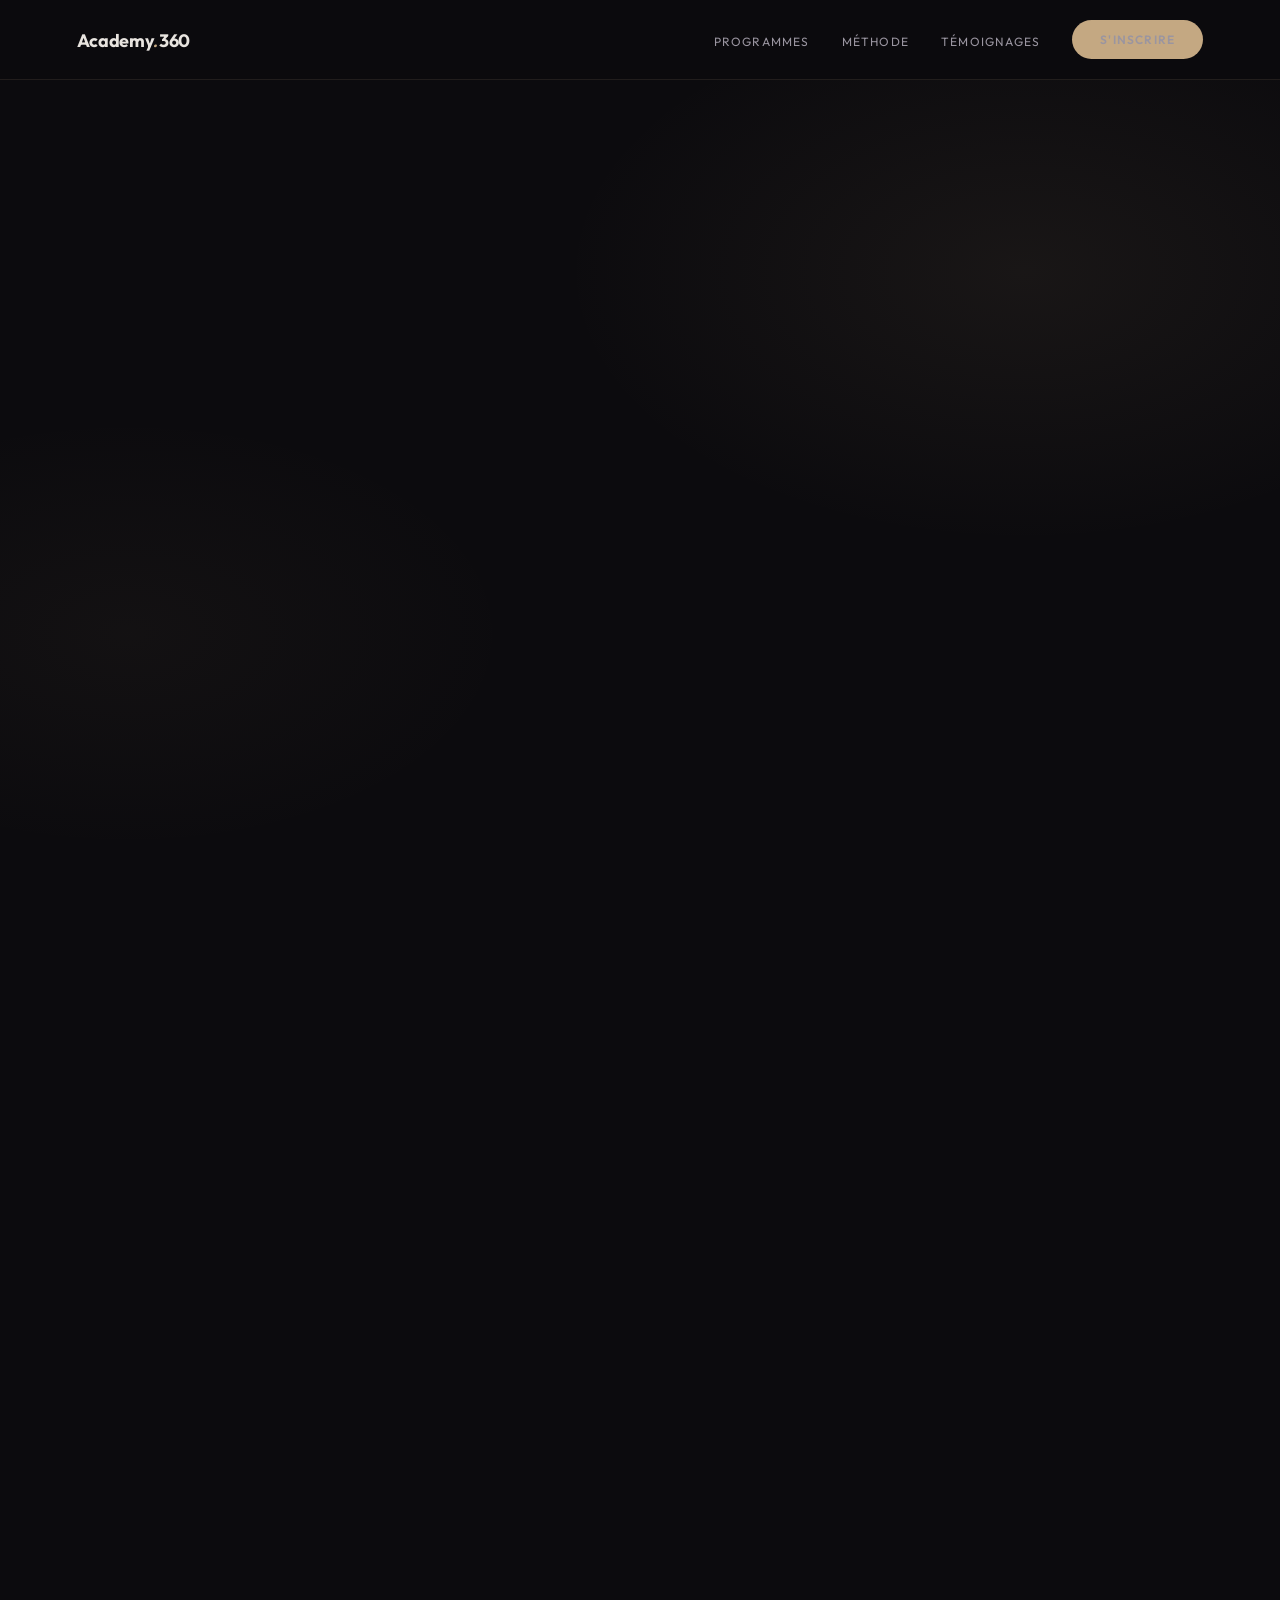
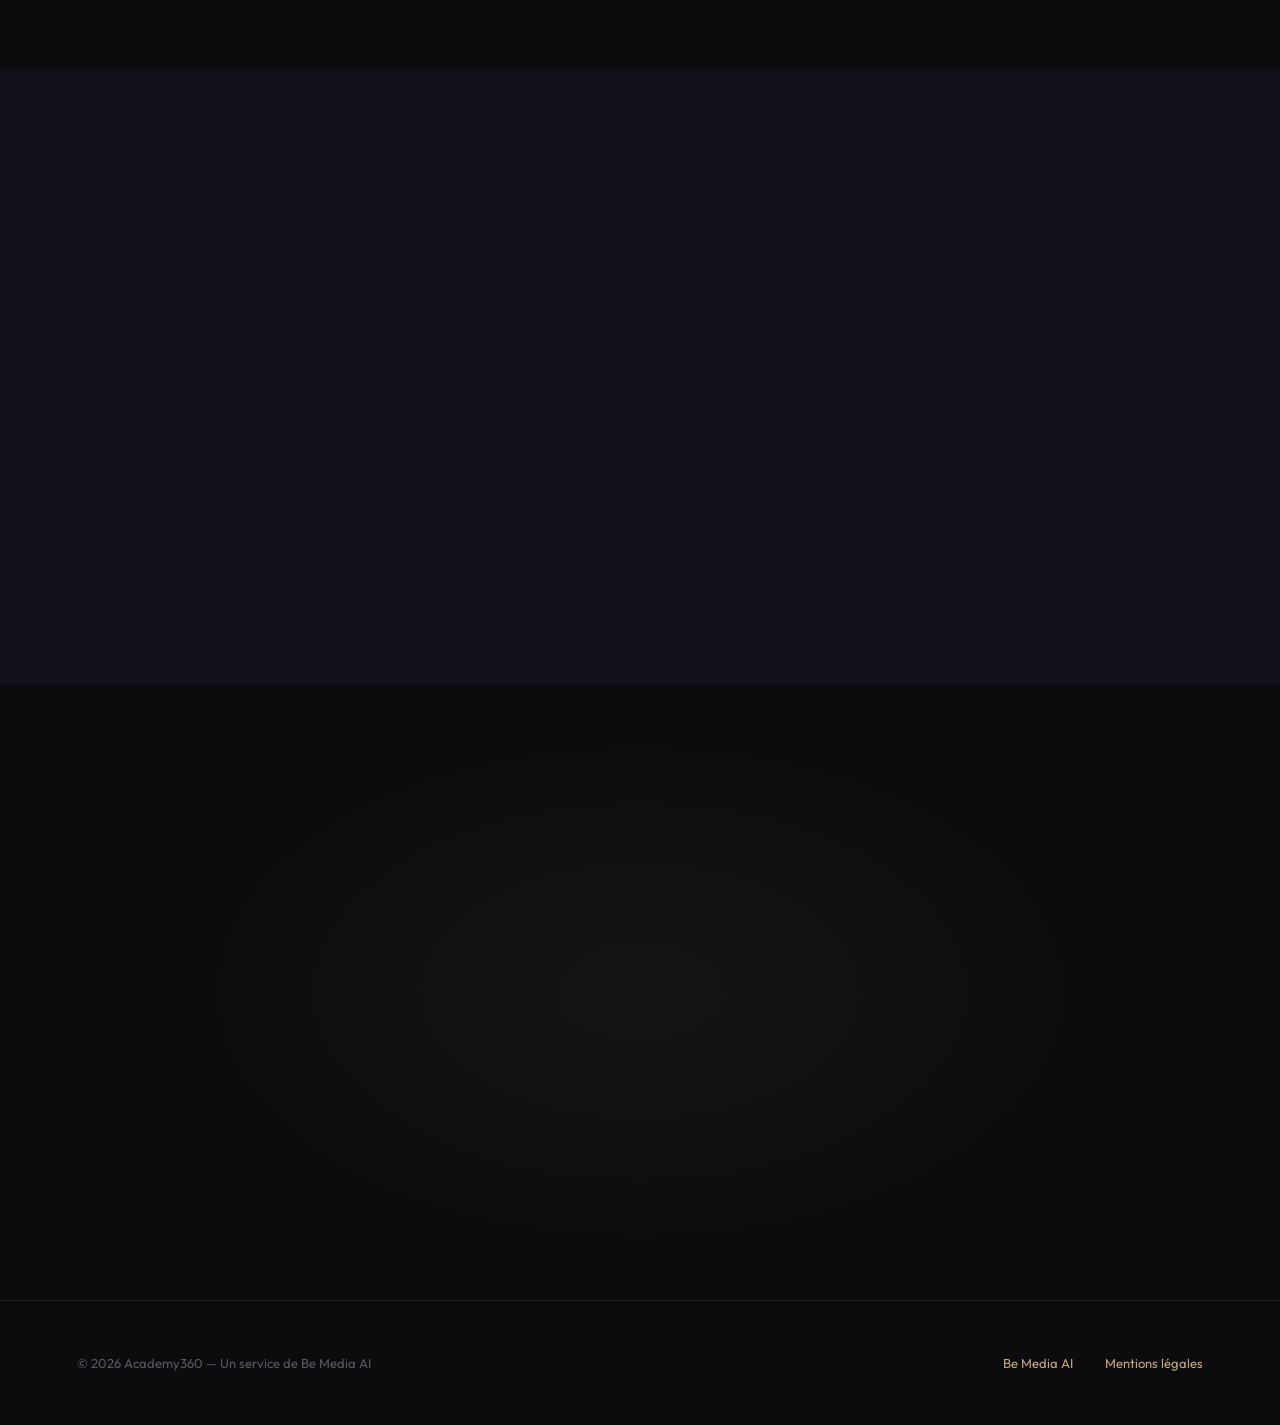
<file: academy360/index.html>
<!DOCTYPE html>
<html lang="fr">
<head>
    <meta charset="UTF-8">
    <meta name="viewport" content="width=device-width, initial-scale=1.0">
    <title>Academy360 — Formations marketing digital & IA</title>
    <meta name="description" content="Academy360 forme les jeunes en reconversion professionnelle au marketing digital et à l'intelligence artificielle.">
    <link rel="preconnect" href="https://fonts.googleapis.com">
    <link rel="preconnect" href="https://fonts.gstatic.com" crossorigin>
    <link href="https://fonts.googleapis.com/css2?family=Outfit:wght@300;400;500;600;700;800&family=Playfair+Display:ital,wght@0,400;0,700;1,400&display=swap" rel="stylesheet">
    <style>
        :root {
            --bg: #0c0b0e;
            --bg2: #13111a;
            --bg3: #1a1725;
            --accent: #c4a882;
            --accent2: #d4b896;
            --text: #e8e4df;
            --muted: #9a95a0;
            --dim: #5c5764;
            --border: rgba(196,168,130,0.12);
        }
        * { margin: 0; padding: 0; box-sizing: border-box; }
        html { scroll-behavior: smooth; }
        body { font-family: 'Outfit', sans-serif; background: var(--bg); color: var(--text); overflow-x: hidden; }
        a { text-decoration: none; color: inherit; }
        .container { max-width: 1100px; margin: 0 auto; padding: 0 6vw; }

        /* ── Nav ── */
        .nav {
            position: fixed; top: 0; width: 100%; z-index: 100;
            padding: 20px 6vw;
            display: flex; justify-content: space-between; align-items: center;
            background: rgba(12,11,14,0.9);
            backdrop-filter: blur(20px);
            border-bottom: 1px solid var(--border);
        }
        .logo {
            font-size: 18px; font-weight: 700; letter-spacing: -0.02em;
        }
        .logo em { font-style: italic; color: var(--accent); font-family: 'Playfair Display', serif; }
        .nav-links { display: flex; gap: 2rem; list-style: none; align-items: center; }
        .nav-links a { font-size: 12px; letter-spacing: 0.1em; text-transform: uppercase; color: var(--muted); transition: color 0.3s; }
        .nav-links a:hover { color: var(--accent); }
        .btn {
            display: inline-flex; align-items: center; gap: 8px;
            background: var(--accent); color: var(--bg);
            padding: 12px 28px; border-radius: 100px;
            font-size: 12px; font-weight: 600; letter-spacing: 0.08em; text-transform: uppercase;
            transition: all 0.3s;
        }
        .btn:hover { transform: translateY(-2px); box-shadow: 0 12px 30px rgba(196,168,130,0.25); }
        .btn-outline {
            background: transparent; border: 1px solid var(--accent); color: var(--accent);
        }
        .btn-outline:hover { background: var(--accent); color: var(--bg); }

        /* ── Hero ── */
        .hero {
            min-height: 100vh; display: flex; align-items: center;
            padding: 140px 6vw 80px;
            position: relative; overflow: hidden;
        }
        .hero::before {
            content: '';
            position: absolute; inset: 0;
            background:
                radial-gradient(ellipse 60% 50% at 80% 30%, rgba(196,168,130,0.07) 0%, transparent 60%),
                radial-gradient(ellipse 50% 40% at 10% 70%, rgba(196,168,130,0.04) 0%, transparent 60%);
        }
        .hero-content { position: relative; z-index: 2; max-width: 620px; }
        .hero-badge {
            display: inline-flex; align-items: center; gap: 8px;
            border: 1px solid var(--border); border-radius: 100px;
            padding: 8px 16px; font-size: 11px; letter-spacing: 0.18em;
            text-transform: uppercase; color: var(--accent); margin-bottom: 3vh;
            background: rgba(196,168,130,0.04);
        }
        .hero h1 {
            font-family: 'Playfair Display', serif;
            font-size: clamp(2.8rem, 5vw, 5rem);
            font-weight: 400; line-height: 1.05; letter-spacing: -0.02em;
            margin-bottom: 3vh;
        }
        .hero h1 .italic { font-style: italic; color: var(--accent); }
        .hero h1 .dim { font-weight: 300; color: var(--muted); }
        .hero p {
            font-size: 1.05rem; color: var(--muted); line-height: 1.7;
            max-width: 480px; margin-bottom: 4vh; font-weight: 300;
        }
        .hero-stats {
            display: flex; gap: 3rem; margin-top: 5vh;
            padding-top: 3vh; border-top: 1px solid var(--border);
        }
        .hero-stat .num {
            font-family: 'Playfair Display', serif;
            font-size: 2.2rem; font-weight: 700; color: var(--accent);
        }
        .hero-stat .label { font-size: 12px; color: var(--dim); text-transform: uppercase; letter-spacing: 0.1em; margin-top: 4px; }

        /* ── Programs ── */
        .programs { padding: 12vh 6vw; }
        .section-label {
            font-size: 10px; letter-spacing: 0.3em; text-transform: uppercase;
            color: var(--accent); margin-bottom: 1.5rem;
            display: flex; align-items: center; gap: 12px;
        }
        .section-label::before { content: ''; width: 30px; height: 1px; background: var(--accent); }
        .section-title {
            font-family: 'Playfair Display', serif;
            font-size: clamp(2rem, 4vw, 3.5rem);
            font-weight: 400; line-height: 1.1; letter-spacing: -0.02em;
            margin-bottom: 1rem;
        }
        .section-sub { color: var(--muted); font-size: 15px; line-height: 1.7; max-width: 500px; margin-bottom: 5vh; }
        .programs-grid {
            display: grid; grid-template-columns: repeat(auto-fit, minmax(300px, 1fr)); gap: 1.5rem;
        }
        .program-card {
            background: var(--bg2); border: 1px solid var(--border);
            border-radius: 20px; padding: 2.5rem 2rem;
            transition: all 0.4s; position: relative; overflow: hidden;
        }
        .program-card::before {
            content: '';
            position: absolute; top: 0; left: 0; right: 0; height: 2px;
            background: linear-gradient(90deg, transparent, var(--accent), transparent);
            opacity: 0; transition: opacity 0.4s;
        }
        .program-card:hover::before { opacity: 1; }
        .program-card:hover {
            border-color: rgba(196,168,130,0.25);
            transform: translateY(-6px);
            box-shadow: 0 20px 50px rgba(0,0,0,0.3);
        }
        .program-icon {
            width: 52px; height: 52px; border-radius: 14px;
            background: linear-gradient(135deg, rgba(196,168,130,0.15), rgba(196,168,130,0.05));
            display: flex; align-items: center; justify-content: center;
            font-size: 1.4rem; margin-bottom: 1.5rem;
        }
        .program-card h3 { font-size: 1.2rem; font-weight: 600; margin-bottom: 0.75rem; }
        .program-card p { font-size: 14px; color: var(--muted); line-height: 1.7; margin-bottom: 1.5rem; }
        .program-meta { display: flex; gap: 1.5rem; font-size: 12px; color: var(--dim); }
        .program-meta span { display: flex; align-items: center; gap: 4px; }

        /* ── Who for ── */
        .who { padding: 12vh 6vw; background: var(--bg2); }
        .who-grid {
            display: grid; grid-template-columns: repeat(auto-fit, minmax(220px, 1fr)); gap: 1.5rem;
            margin-top: 5vh;
        }
        .who-card {
            border: 1px solid var(--border); border-radius: 16px;
            padding: 2rem 1.5rem; text-align: center; transition: all 0.4s;
        }
        .who-card:hover { border-color: rgba(196,168,130,0.25); transform: translateY(-4px); }
        .who-card .icon { font-size: 2rem; margin-bottom: 1rem; }
        .who-card h4 { font-size: 1rem; margin-bottom: 0.5rem; }
        .who-card p { font-size: 13px; color: var(--muted); line-height: 1.6; }

        /* ── Method ── */
        .method { padding: 12vh 6vw; }
        .method-steps {
            display: flex; gap: 0; margin-top: 5vh;
        }
        .method-step {
            flex: 1; padding: 2.5rem 2rem; text-align: center;
            border-right: 1px solid var(--border); position: relative;
        }
        .method-step:last-child { border-right: none; }
        .method-step .num {
            font-family: 'Playfair Display', serif;
            font-size: 2.5rem; font-weight: 700; color: var(--accent); opacity: 0.2; margin-bottom: 1rem;
        }
        .method-step h3 { font-size: 1.05rem; margin-bottom: 0.5rem; }
        .method-step p { font-size: 13px; color: var(--muted); line-height: 1.6; }

        /* ── Testimonials ── */
        .testimonials { padding: 12vh 6vw; background: var(--bg2); }
        .testimonials-grid {
            display: grid; grid-template-columns: repeat(auto-fit, minmax(300px, 1fr)); gap: 1.5rem;
            margin-top: 5vh;
        }
        .testimonial-card {
            border: 1px solid var(--border); border-radius: 16px;
            padding: 2rem; background: var(--bg);
        }
        .testimonial-card .stars { color: var(--accent); font-size: 14px; margin-bottom: 1rem; letter-spacing: 2px; }
        .testimonial-card .quote { font-size: 14px; color: var(--muted); line-height: 1.7; font-style: italic; margin-bottom: 1.5rem; }
        .testimonial-card .author { display: flex; align-items: center; gap: 12px; }
        .testimonial-card .avatar {
            width: 40px; height: 40px; border-radius: 50%;
            background: linear-gradient(135deg, rgba(196,168,130,0.3), rgba(196,168,130,0.1));
            display: flex; align-items: center; justify-content: center;
            font-weight: 700; font-size: 13px; color: var(--accent);
        }
        .testimonial-card .name { font-size: 14px; font-weight: 600; }
        .testimonial-card .role { font-size: 12px; color: var(--dim); }

        /* ── CTA ── */
        .cta {
            padding: 16vh 6vw; text-align: center; position: relative; overflow: hidden;
        }
        .cta::before {
            content: '';
            position: absolute; inset: 0;
            background: radial-gradient(ellipse 50% 60% at 50% 50%, rgba(196,168,130,0.06) 0%, transparent 70%);
        }
        .cta h2 {
            font-family: 'Playfair Display', serif;
            font-size: clamp(2rem, 5vw, 4rem);
            font-weight: 400; line-height: 1.1; margin-bottom: 2vh;
            position: relative;
        }
        .cta h2 .italic { font-style: italic; color: var(--accent); }
        .cta p { color: var(--muted); font-size: 16px; margin-bottom: 4vh; position: relative; max-width: 480px; margin-left: auto; margin-right: auto; line-height: 1.7; }

        /* ── Footer ── */
        .footer {
            padding: 6vh 6vw; border-top: 1px solid var(--border);
            display: flex; justify-content: space-between; align-items: center;
            font-size: 13px; color: var(--dim);
        }
        .footer a { color: var(--accent); transition: opacity 0.3s; }
        .footer a:hover { opacity: 0.7; }
        .footer-links { display: flex; gap: 2rem; }

        /* ── Reveal ── */
        .reveal { opacity: 0; transform: translateY(40px); transition: all 0.8s cubic-bezier(0.16,1,0.3,1); }
        .reveal.active { opacity: 1; transform: translateY(0); }
        .delay-1 { transition-delay: 0.1s; }
        .delay-2 { transition-delay: 0.2s; }
        .delay-3 { transition-delay: 0.3s; }

        @media(max-width:768px) {
            .nav-links { display: none; }
            .method-steps { flex-direction: column; }
            .method-step { border-right: none; border-bottom: 1px solid var(--border); }
            .method-step:last-child { border-bottom: none; }
            .hero-stats { gap: 1.5rem; flex-wrap: wrap; }
            .footer { flex-direction: column; gap: 1.5rem; text-align: center; }
        }
    </style>
</head>
<body>
    <nav class="nav">
        <a href="../index.html" class="logo">Academy<em>.</em>360</a>
        <ul class="nav-links">
            <li><a href="#programmes">Programmes</a></li>
            <li><a href="#methode">Méthode</a></li>
            <li><a href="#temoignages">Témoignages</a></li>
            <li>        <a href="https://calendly.com/benilabservices/45min" target="_blank" class="btn">S'inscrire</a></li>
        </ul>
    </nav>

    <section class="hero">
        <div class="hero-content">
            <div class="hero-badge reveal"><span class="dot" style="width:6px;height:6px;background:var(--accent);border-radius:50%;animation:pulse 2s ease-in-out infinite;display:inline-block;"></span> Academy360 — Be Media AI</div>
            <h1 class="reveal delay-1">
                Reconvertissez-vous<br>
                <span class="italic">vers le digital</span><br>
                <span class="dim">& l'intelligence artificielle</span>
            </h1>
            <p class="reveal delay-2">
                Academy360 forme les jeunes en situation de reconversion professionnelle
                aux métiers porteurs du marketing digital et de l'IA. Des compétences réelles,
                un accompagnement sur mesure, des débouchés concrets.
            </p>
            <div class="hero-actions reveal delay-3" style="display:flex;gap:1.5rem;flex-wrap:wrap;">
                <a href="#programmes" class="btn">Découvrir les formations</a>
                <a href="#contact" class="btn btn-outline">Demander des infos →</a>
            </div>
            <div class="hero-stats reveal delay-3">
                <div class="hero-stat">
                    <div class="num">92%</div>
                    <div class="label">Taux d'insertion</div>
                </div>
                <div class="hero-stat">
                    <div class="num">6 mois</div>
                    <div class="label">Durée moyenne</div>
                </div>
                <div class="hero-stat">
                    <div class="num">300+</div>
                    <div class="label">Diplômés</div>
                </div>
            </div>
        </div>
    </section>

    <section class="programs" id="programmes">
        <div class="reveal">
            <div class="section-label">Nos programmes</div>
            <h2 class="section-title">Des formations conçues<br>pour le <span style="color:var(--accent);font-style:italic;">marché de demain</span></h2>
            <p class="section-sub">Chaque programme combine théorie, pratique et mise en situation réelle avec des professionnels du secteur.</p>
        </div>
        <div class="programs-grid">
            <div class="program-card reveal delay-1">
                <div class="program-icon">📱</div>
                <h3>Marketing Digital Complet</h3>
                <p>Maîtrisez toutes les disciplines : SEO, publicité en ligne, réseaux sociaux, email marketing, analytics et growth hacking.</p>
                <div class="program-meta">
                    <span>📅 4 mois</span>
                    <span>💻 100% en ligne</span>
                    <span>🎯 Débutant accepté</span>
                </div>
            </div>
            <div class="program-card reveal delay-2">
                <div class="program-icon">🤖</div>
                <h3>IA Appliquée au Business</h3>
                <p>Apprenez à utiliser les outils d'intelligence artificielle pour créer du contenu, automatiser des tâches et prendre de meilleures décisions.</p>
                <div class="program-meta">
                    <span>📅 3 mois</span>
                    <span>💻 En ligne + présentiel</span>
                    <span>🎯 Tous niveaux</span>
                </div>
            </div>
            <div class="program-card reveal delay-3">
                <div class="program-icon">🎨</div>
                <h3>Création de Contenu & Branding</h3>
                <p>Deviens un professionnel de la création de contenu : design visuel, copywriting, vidéo, photographie et identité de marque.</p>
                <div class="program-meta">
                    <span>📅 3 mois</span>
                    <span>💻 En ligne</span>
                    <span>🎯 Débutant accepté</span>
                </div>
            </div>
            <div class="program-card reveal delay-1">
                <div class="program-icon">🛒</div>
                <h3>E-Commerce & Vente en Ligne</h3>
                <p>Créez et gérez votre boutique en ligne : Shopify, WooCommerce, stratétie de vente, paiement et logistique.</p>
                <div class="program-meta">
                    <span>📅 2 mois</span>
                    <span>💻 En ligne</span>
                    <span>🎯 Débutant accepté</span>
                </div>
            </div>
            <div class="program-card reveal delay-2">
                <div class="program-icon">📊</div>
                <h3>Data & Analytics</h3>
                <p>Interprétez les données pour prendre des décisions éclairées. Google Analytics, tableaux de bord, KPIs et reporting.</p>
                <div class="program-meta">
                    <span>📅 2 mois</span>
                    <span>💻 En ligne</span>
                    <span>🎯 Niveau intermédiaire</span>
                </div>
            </div>
            <div class="program-card reveal delay-3">
                <div class="program-icon">🚀</div>
                <h3>Bootcamp Career Transition</h3>
                <p>Programme intensif de 6 mois tout compris : marketing digital + IA + création de contenu + accompagnement personnalisé vers l'emploi.</p>
                <div class="program-meta">
                    <span>📅 6 mois</span>
                    <span>💻 Mixte</span>
                    <span>🎯 Reconversion</span>
                </div>
            </div>
        </div>
    </section>

    <section class="who" id="qui">
        <div class="reveal">
            <div class="section-label">À qui s'adresse Academy360</div>
            <h2 class="section-title">Vous correspondez si...<br><span style="color:var(--accent);font-style:italic;">vous voulez changer de voie</span></h2>
        </div>
        <div class="who-grid">
            <div class="who-card reveal delay-1">
                <div class="icon">🔄</div>
                <h4>Reconversion professionnelle</h4>
                <p>Vous voulez quitter votre secteur actuel pour intégrer le monde du digital.</p>
            </div>
            <div class="who-card reveal delay-2">
                <div class="icon">🎓</div>
                <h4>Jeunes diplômés</h4>
                <p>Vous sortez de l'école et souhaitez acquérir des compétences directement demandées par les entreprises.</p>
            </div>
            <div class="who-card reveal delay-3">
                <div class="icon">💼</div>
                <h4>Salariés en évolution</h4>
                <p>Vous voulez booster vos compétences digitales pour évoluer dans votre carrière actuelle.</p>
            </div>
            <div class="who-card reveal delay-1">
                <div class="icon">🌍</div>
                <h4>Entrepreneurs</h4>
                <p>Vous lancez votre activité et avez besoin de maîtriser le marketing digital pour développer votre business.</p>
            </div>
        </div>
    </section>

    <section class="method" id="methode">
        <div class="reveal">
            <div class="section-label">Notre méthode</div>
            <h2 class="section-title">Apprendre en <span style="color:var(--accent);font-style:italic;">faisant</span></h2>
        </div>
        <div class="method-steps">
            <div class="method-step reveal delay-1">
                <div class="num">01</div>
                <h3>Bilan de positionnement</h3>
                <p>Évaluation de votre profil, de vos objectifs et définition de votre parcours personnalisé.</p>
            </div>
            <div class="method-step reveal delay-2">
                <div class="num">02</div>
                <h3>Formation理论与实践</h3>
                <p>Cours en direct, projets pratiques, études de cas réels et mentorat par des professionnels.</p>
            </div>
            <div class="method-step reveal delay-3">
                <div class="num">03</div>
                <h3>Projet de fin</h3>
                <p>Réalisez un projet concret pour votre portfolio — une vraie preuve de compétences.</p>
            </div>
            <div class="method-step reveal delay-1">
                <div class="num">04</div>
                <h3>Insertion professionnelle</h3>
                <p>Accompagnement vers l'emploi : recherche de stage, CV, entretien, réseau professionnel.</p>
            </div>
        </div>
    </section>

    <section class="testimonials" id="temoignages">
        <div class="reveal" style="text-align:center;">
            <div class="section-label" style="justify-content:center;">Témoignages</div>
            <h2 class="section-title">Ce que disent <span style="color:var(--accent);font-style:italic;">nos diplômés</span></h2>
        </div>
        <div class="testimonials-grid">
            <div class="testimonial-card reveal delay-1">
                <div class="stars">★★★★★</div>
                <p class="quote">"Je suis passé de comptable à community manager en 6 mois. Academy360 m'a donné les compétences et la confiance pour décrocher mon premier poste."</p>
                <div class="author">
                    <div class="avatar">AK</div>
                    <div>
                        <div class="name">Aminata K.</div>
                        <div class="role">Community Manager, TechStart</div>
                    </div>
                </div>
            </div>
            <div class="testimonial-card reveal delay-2">
                <div class="stars">★★★★★</div>
                <p class="quote">"Le bootcamp était intense mais exactement ce dont j'avais besoin. J'ai appris à maîtriser l'IA pour mes projets et j'ai même lancé mon activité freelance."</p>
                <div class="author">
                    <div class="avatar">FD</div>
                    <div>
                        <div class="name">François D.</div>
                        <div class="role">Freelance Digital Strategist</div>
                    </div>
                </div>
            </div>
            <div class="testimonial-card reveal delay-3">
                <div class="stars">★★★★★</div>
                <p class="quote">"Après 10 ans dans la vente, je voulais changer. Academy360 m'a montré que le digital était fait pour moi. Aujourd'hui je suis data analyste !"</p>
                <div class="author">
                    <div class="avatar">SM</div>
                    <div>
                        <div class="name">Sophie M.</div>
                        <div class="role">Data Analyst, DataFlow</div>
                    </div>
                </div>
            </div>
        </div>
    </section>

    <section class="cta" id="contact">
        <div class="reveal">
            <div class="section-label" style="justify-content:center;">Inscription</div>
            <h2>Prêt à <span class="italic">changer de vie</span><br>professionnelle ?</h2>
            <p>Premier entretien gratuit. Discutons de votre projet et trouvons la formation qui vous correspond.</p>
                <div style="display:flex;gap:1.5rem;justify-content:center;flex-wrap:wrap;position:relative;">
                <a href="https://calendly.com/benilabservices/45min" target="_blank" class="btn">Prendre RDV</a>
                <button class="btn btn-outline" onclick="openContactModal()">Envoyer un message</button>
                <a href="../index.html" class="btn btn-outline">Retour à Be Media AI</a>
            </div>
        </div>
    </section>

    <footer class="footer">
        <span>© 2026 Academy360 — Un service de Be Media AI</span>
        <div class="footer-links">
            <a href="../index.html">Be Media AI</a>
            <a href="#">Mentions légales</a>
        </div>
    </footer>

    <script>
        const observer = new IntersectionObserver(entries => {
            entries.forEach(e => { if (e.isIntersecting) e.target.classList.add('active'); });
        }, { threshold: 0.1, rootMargin: '0px 0px -30px 0px' });
        document.querySelectorAll('.reveal').forEach(el => observer.observe(el));
        <!-- Contact Modal -->
    <div class="contact-modal" id="contactModal">
        <div class="contact-modal-backdrop" onclick="closeContactModal()"></div>
        <div class="contact-modal-box">
            <button class="contact-modal-close" onclick="closeContactModal()">✕</button>
            <div class="contact-modal-inner">
                <div class="contact-modal-left">
                    <h3>Parlons de votre<br><span style="color:var(--accent);font-style:italic;">projet</span></h3>
                    <p style="color:var(--muted);font-size:14px;line-height:1.7;margin-top:1rem;margin-bottom:2rem;">Remplissez le formulaire ou prenez rendez-vous directement via Calendly.</p>
                    <div style="display:flex;flex-direction:column;gap:1rem;">
                        <a href="https://calendly.com/benilabservices/45min" target="_blank" class="modal-btn" style="display:flex;align-items:center;gap:12px;background:var(--bg2);border:1px solid var(--border);border-radius:12px;padding:14px 18px;text-decoration:none;color:var(--text);transition:all 0.3s;">
                            <span style="font-size:1.3rem;">📅</span>
                            <div><div style="font-weight:600;font-size:14px;">Prendre rendez-vous</div><div style="font-size:12px;color:var(--dim);">Créneau de 45 min — consultation gratuite</div></div>
                        </a>
                        <a href="mailto:contact@bemediiai.com" class="modal-btn" style="display:flex;align-items:center;gap:12px;background:var(--bg2);border:1px solid var(--border);border-radius:12px;padding:14px 18px;text-decoration:none;color:var(--text);transition:all 0.3s;">
                            <span style="font-size:1.3rem;">✉️</span>
                            <div><div style="font-weight:600;font-size:14px;">Envoyer un email</div><div style="font-size:12px;color:var(--dim);">contact@bemediiai.com</div></div>
                        </a>
                    </div>
                </div>
                <div class="contact-modal-right">
                    <h4 style="font-size:13px;letter-spacing:0.15em;text-transform:uppercase;color:var(--accent);margin-bottom:1.5rem;">Envoyer un message</h4>
                    <form id="contactForm" onsubmit="handleContact(event)">
                        <div style="margin-bottom:1rem;"><input type="text" class="contact-input" placeholder="Votre nom complet" required style="width:100%;background:var(--bg3);border:1px solid var(--border);border-radius:12px;padding:14px 18px;color:var(--text);font-family:Outfit,sans-serif;font-size:14px;outline:none;transition:border-color 0.3s;"></div>
                        <div style="margin-bottom:1rem;"><input type="email" class="contact-input" placeholder="Votre email" required style="width:100%;background:var(--bg3);border:1px solid var(--border);border-radius:12px;padding:14px 18px;color:var(--text);font-family:Outfit,sans-serif;font-size:14px;outline:none;transition:border-color 0.3s;"></div>
                        <div style="margin-bottom:1rem;"><textarea class="contact-input" placeholder="Décrivez votre projet..." rows="4" required style="width:100%;background:var(--bg3);border:1px solid var(--border);border-radius:12px;padding:14px 18px;color:var(--text);font-family:Outfit,sans-serif;font-size:14px;outline:none;transition:border-color 0.3s;resize:vertical;min-height:100px;"></textarea></div>
                        <button type="submit" style="width:100%;background:var(--accent);border:none;border-radius:12px;padding:14px;color:var(--bg);font-weight:600;font-size:14px;font-family:Outfit,sans-serif;cursor:pointer;letter-spacing:0.05em;text-transform:uppercase;">Envoyer le message</button>
                    </form>
                    <div id="contactSuccess" style="display:none;text-align:center;padding:2rem 0;"><div style="font-size:2.5rem;margin-bottom:1rem;">✓</div><div style="font-size:16px;font-weight:600;margin-bottom:0.5rem;">Message envoyé !</div><div style="font-size:14px;color:var(--dim);">Nous vous répondrons dans les 24h.</div></div>
                </div>
            </div>
        </div>
    </div>
    <style>
        .contact-modal{position:fixed;inset:0;z-index:10000;display:flex;align-items:center;justify-content:center;opacity:0;pointer-events:none;transition:opacity .4s cubic-bezier(.16,1,.3,1)}
        .contact-modal.open{opacity:1;pointer-events:all}
        .contact-modal-backdrop{position:absolute;inset:0;background:rgba(12,11,14,.85);backdrop-filter:blur(12px)}
        .contact-modal-box{position:relative;background:var(--bg2);border:1px solid var(--border);border-radius:24px;width:90%;max-width:900px;max-height:90vh;overflow-y:auto;padding:3rem;box-shadow:0 40px 80px rgba(0,0,0,.5);transform:translateY(30px) scale(.95);transition:transform .4s cubic-bezier(.16,1,.3,1)}
        .contact-modal.open .contact-modal-box{transform:translateY(0) scale(1)}
        .contact-modal-close{position:absolute;top:1.5rem;right:1.5rem;background:none;border:1px solid var(--border);color:var(--dim);width:36px;height:36px;border-radius:50%;cursor:pointer;font-size:14px;transition:all .3s;display:flex;align-items:center;justify-content:center}
        .contact-modal-close:hover{border-color:var(--accent);color:var(--accent)}
        .contact-modal-inner{display:grid;grid-template-columns:1fr 1.2fr;gap:3rem}
        .contact-modal-left h3{font-family:'Playfair Display',serif;font-size:1.8rem;font-weight:400;line-height:1.2}
        .modal-btn:hover{border-color:rgba(196,168,130,.3)}
        @media(max-width:768px){.contact-modal-inner{grid-template-columns:1fr}.contact-modal-box{padding:2rem}}
    </style>
    <script>
        window.openContactModal=function(){const m=document.getElementById('contactModal');if(m){m.classList.add('open');document.body.style.overflow='hidden'}};
        window.closeContactModal=function(){const m=document.getElementById('contactModal');if(m){m.classList.remove('open');document.body.style.overflow=''}};
        window.handleContact=function(e){e.preventDefault();const f=document.getElementById('contactForm'),s=document.getElementById('contactSuccess');if(f)f.style.display='none';if(s)s.style.display='block'};
        document.addEventListener('keydown',e=>{if(e.key==='Escape')closeContactModal()});
    </script>
</body>
</html>
</file>
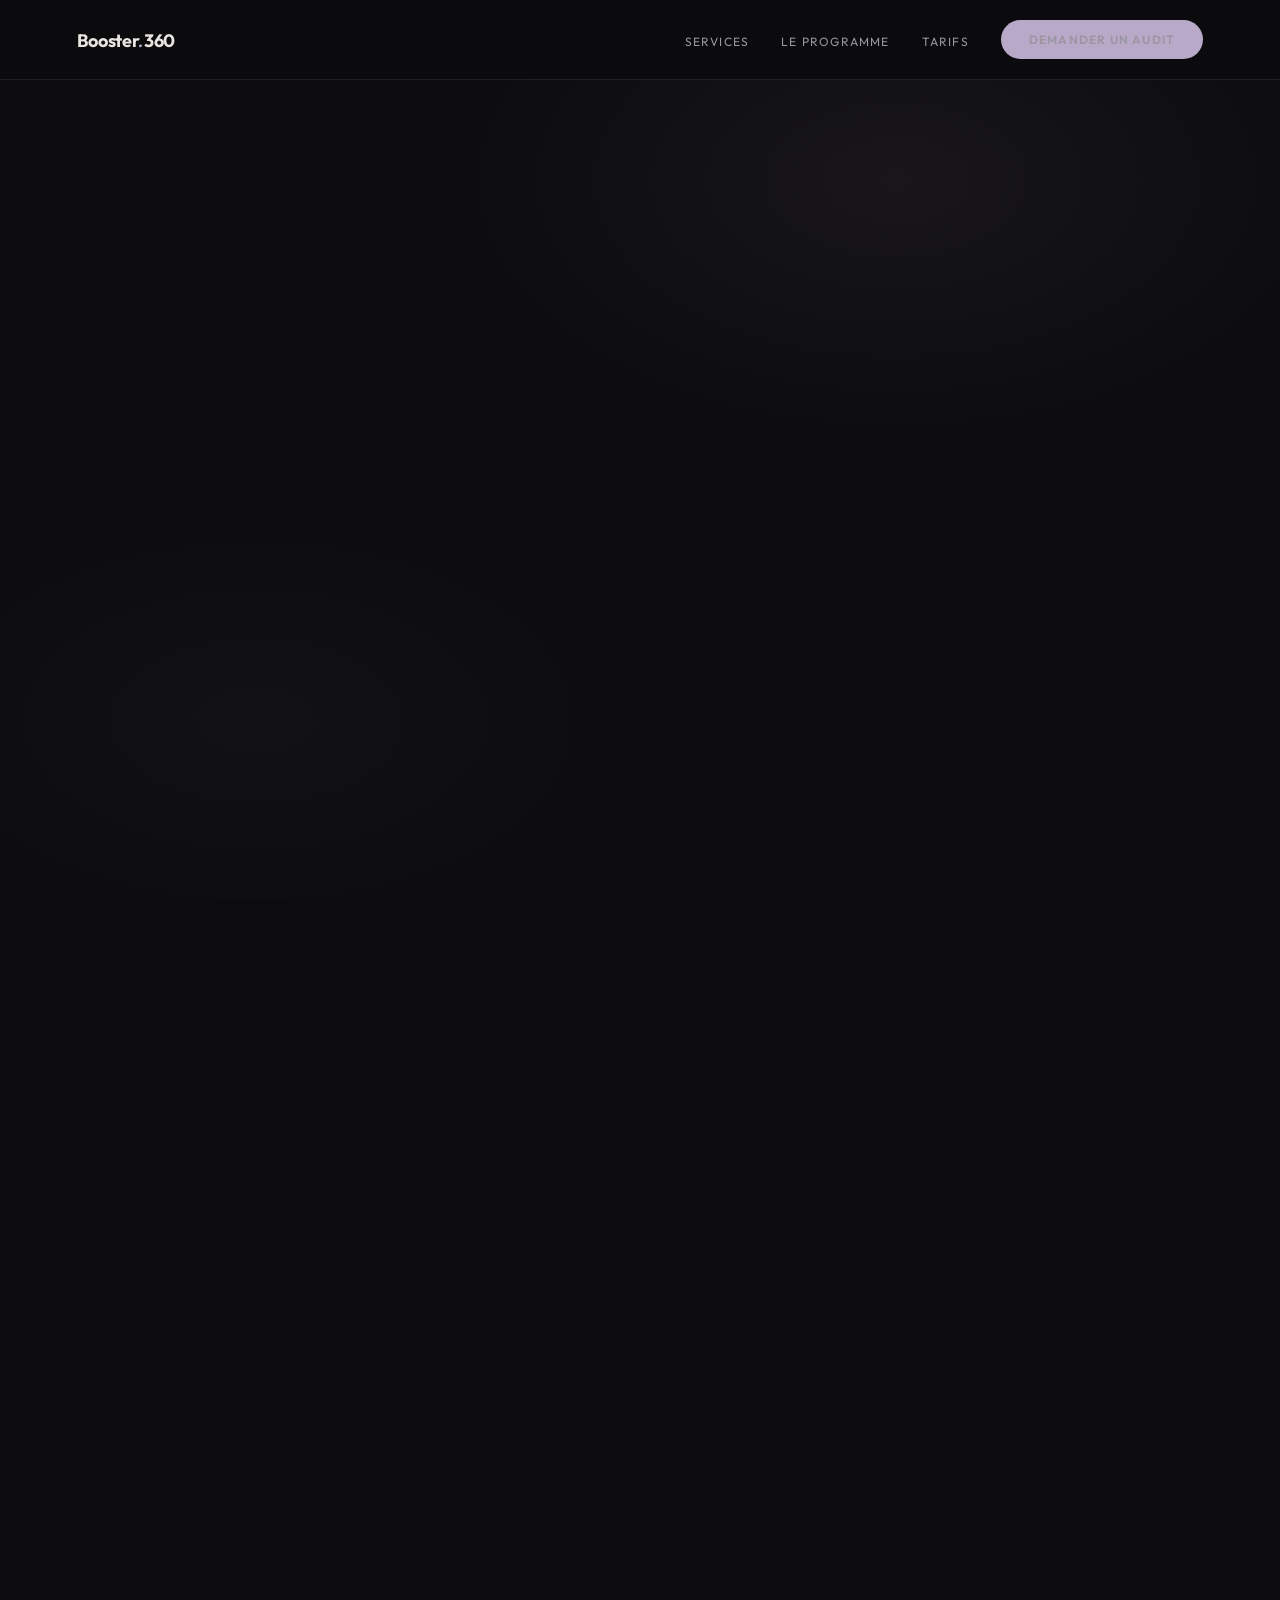
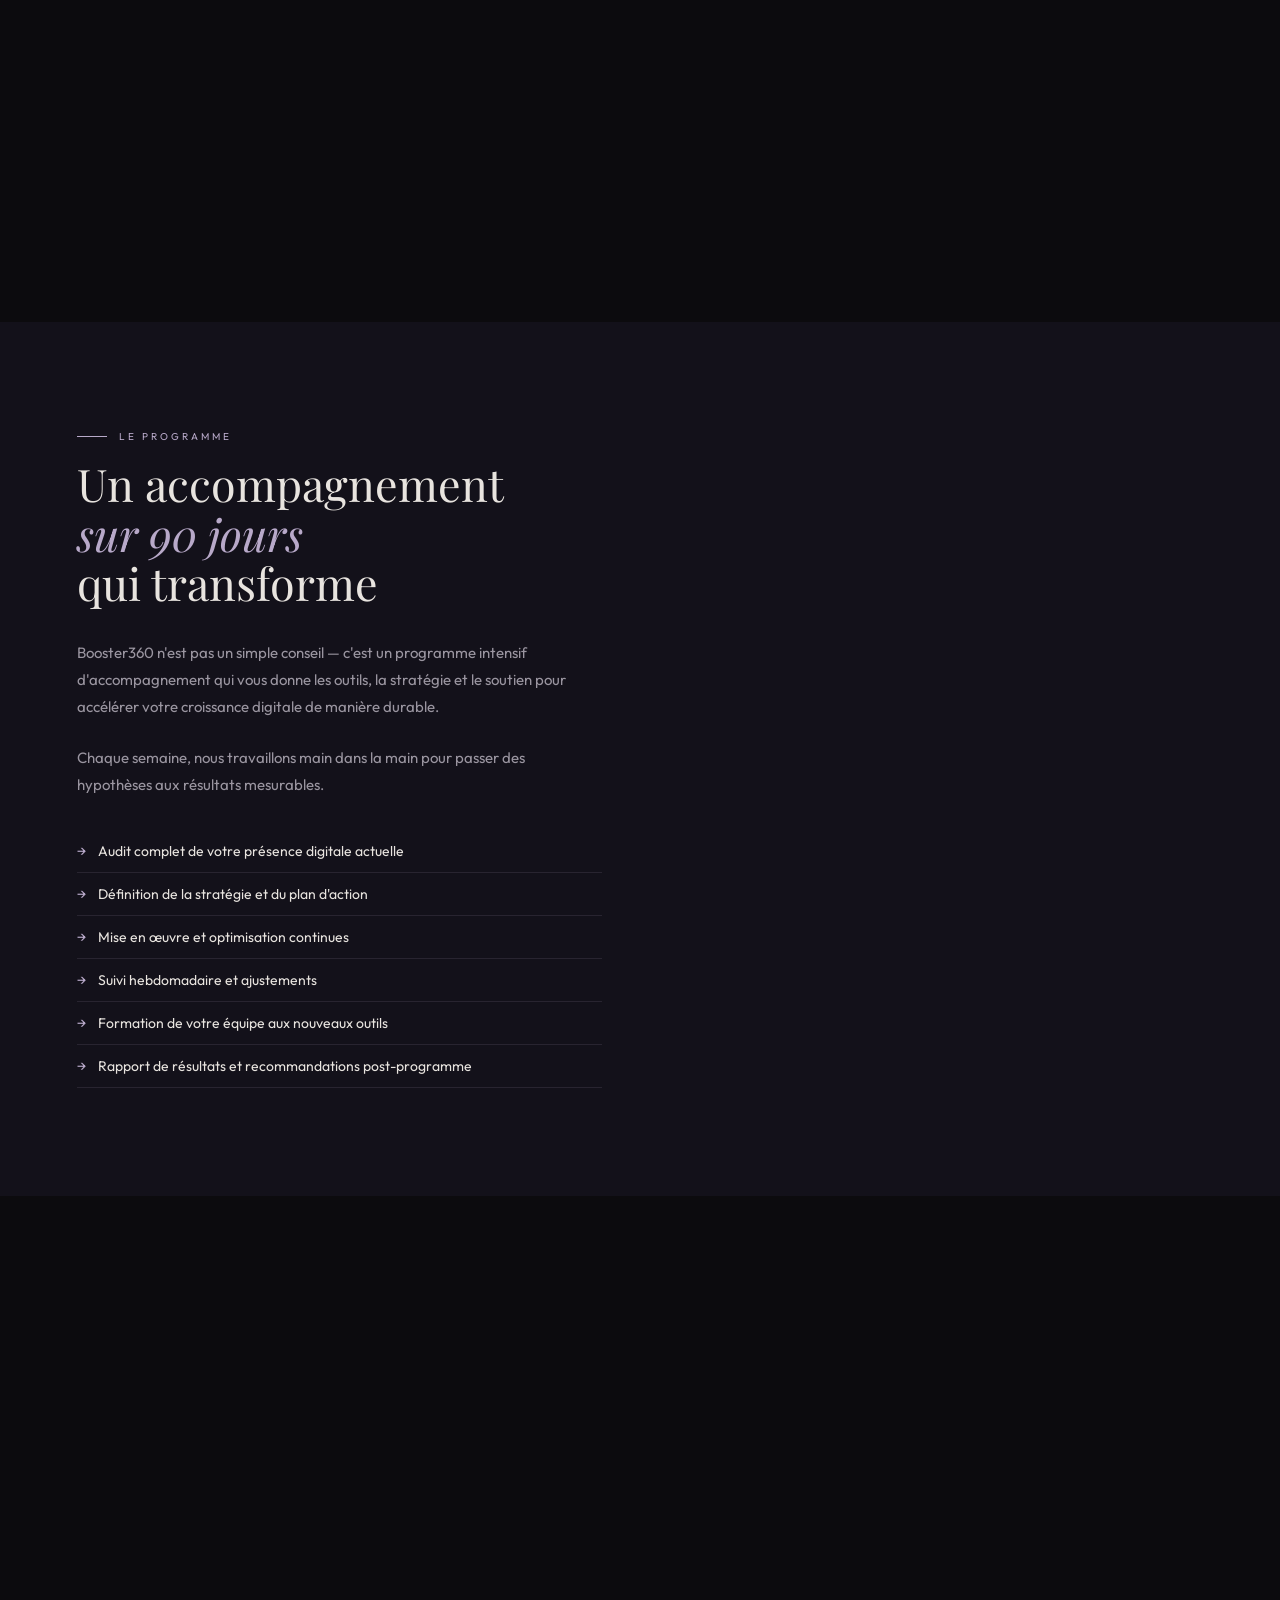
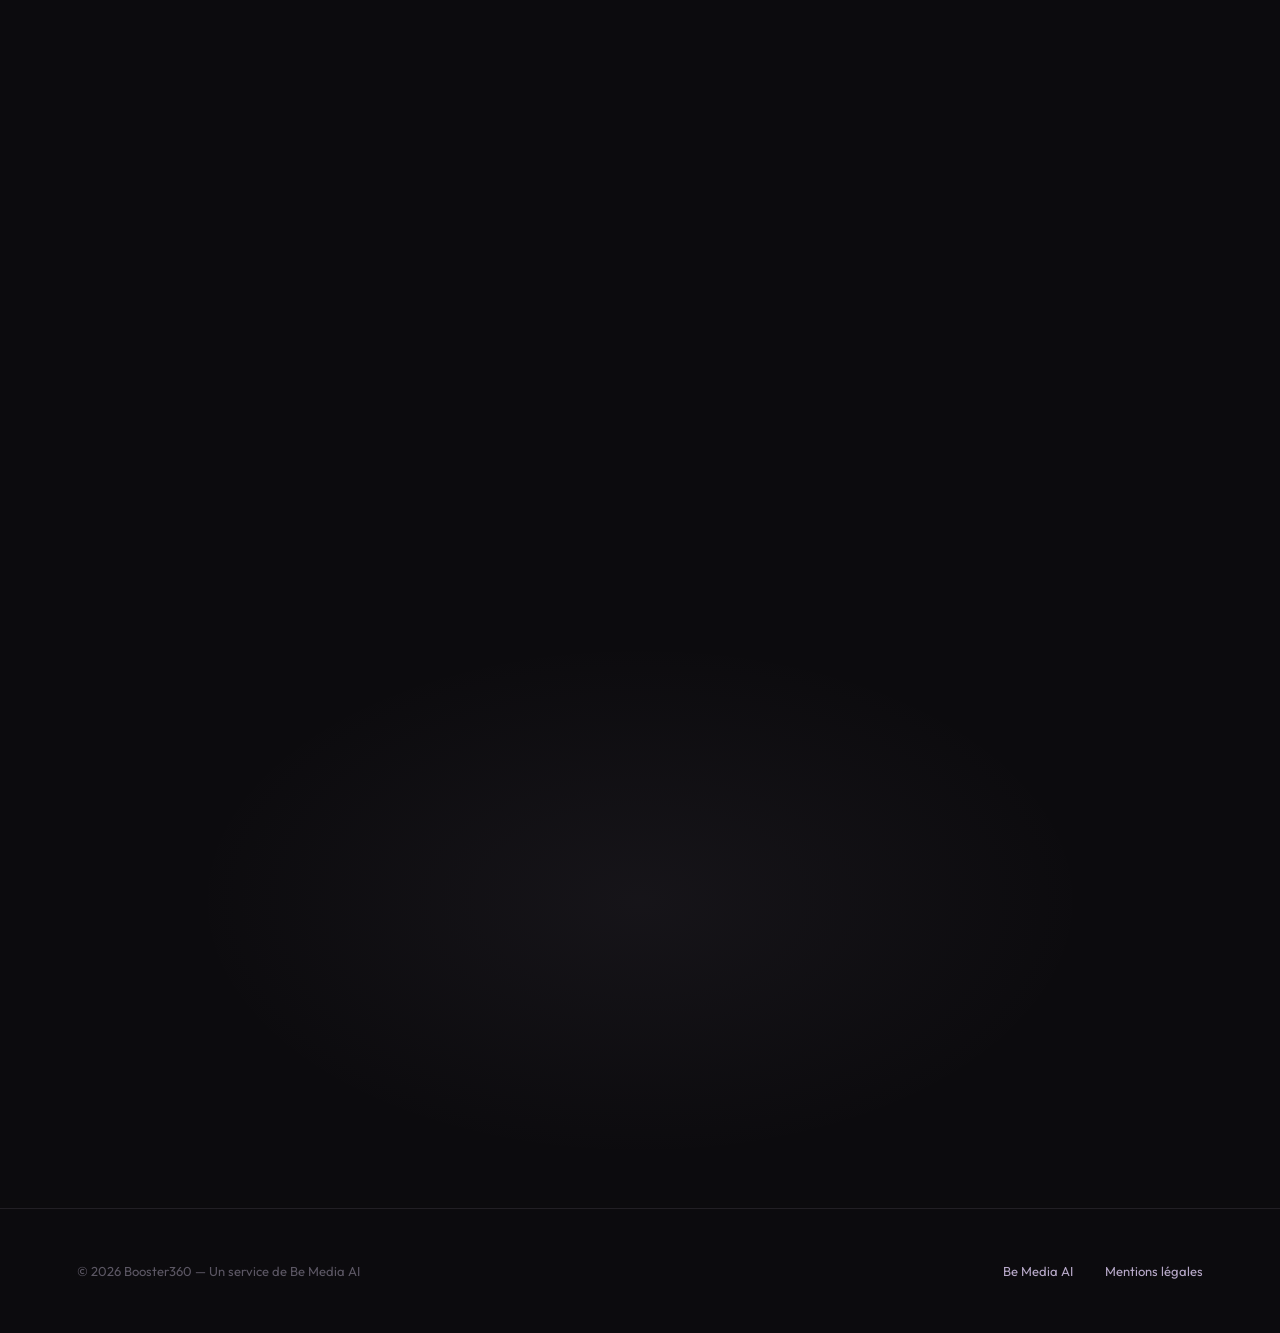
<file: booster360/index.html>
<!DOCTYPE html>
<html lang="fr">
<head>
    <meta charset="UTF-8">
    <meta name="viewport" content="width=device-width, initial-scale=1.0">
    <title>Booster360 — Accompagnement stratégie digitale</title>
    <meta name="description" content="Booster360 accompagne les entreprises en phase de croissance avec une stratégie de communication digitale sur mesure.">
    <link rel="preconnect" href="https://fonts.googleapis.com">
    <link rel="preconnect" href="https://fonts.gstatic.com" crossorigin>
    <link href="https://fonts.googleapis.com/css2?family=Outfit:wght@300;400;500;600;700;800&family=Playfair+Display:ital,wght@0,400;0,700;1,400&display=swap" rel="stylesheet">
    <style>
        :root {
            --bg: #0c0b0e;
            --bg2: #13111a;
            --bg3: #1a1725;
            --accent: #b8a9c9;
            --accent2: #c8b9d9;
            --text: #e8e4df;
            --muted: #9a95a0;
            --dim: #5c5764;
            --border: rgba(184,169,201,0.12);
        }
        * { margin: 0; padding: 0; box-sizing: border-box; }
        html { scroll-behavior: smooth; }
        body { font-family: 'Outfit', sans-serif; background: var(--bg); color: var(--text); overflow-x: hidden; }
        a { text-decoration: none; color: inherit; }

        /* ── Nav ── */
        .nav {
            position: fixed; top: 0; width: 100%; z-index: 100;
            padding: 20px 6vw;
            display: flex; justify-content: space-between; align-items: center;
            background: rgba(12,11,14,0.9);
            backdrop-filter: blur(20px);
            border-bottom: 1px solid var(--border);
        }
        .logo {
            font-size: 18px; font-weight: 700; letter-spacing: -0.02em;
        }
        .logo em { font-style: italic; color: var(--accent); font-family: 'Playfair Display', serif; }
        .nav-links { display: flex; gap: 2rem; list-style: none; align-items: center; }
        .nav-links a { font-size: 12px; letter-spacing: 0.1em; text-transform: uppercase; color: var(--muted); transition: color 0.3s; }
        .nav-links a:hover { color: var(--accent); }
        .btn {
            display: inline-flex; align-items: center; gap: 8px;
            background: var(--accent); color: var(--bg);
            padding: 12px 28px; border-radius: 100px;
            font-size: 12px; font-weight: 600; letter-spacing: 0.08em; text-transform: uppercase;
            transition: all 0.3s;
        }
        .btn:hover { transform: translateY(-2px); box-shadow: 0 12px 30px rgba(184,169,201,0.25); }
        .btn-outline {
            background: transparent; border: 1px solid var(--accent); color: var(--accent);
        }
        .btn-outline:hover { background: var(--accent); color: var(--bg); }

        /* ── Hero ── */
        .hero {
            min-height: 100vh; display: flex; align-items: center;
            padding: 140px 6vw 80px;
            position: relative; overflow: hidden;
        }
        .hero::before {
            content: '';
            position: absolute; inset: 0;
            background:
                radial-gradient(ellipse 60% 50% at 70% 20%, rgba(184,169,201,0.07) 0%, transparent 60%),
                radial-gradient(ellipse 50% 40% at 20% 80%, rgba(184,169,201,0.04) 0%, transparent 60%);
        }
        .hero-content { position: relative; z-index: 2; max-width: 620px; }
        .hero-badge {
            display: inline-flex; align-items: center; gap: 8px;
            border: 1px solid var(--border); border-radius: 100px;
            padding: 8px 16px; font-size: 11px; letter-spacing: 0.18em;
            text-transform: uppercase; color: var(--accent); margin-bottom: 3vh;
            background: rgba(184,169,201,0.04);
        }
        .hero h1 {
            font-family: 'Playfair Display', serif;
            font-size: clamp(2.8rem, 5vw, 5rem);
            font-weight: 400; line-height: 1.05; letter-spacing: -0.02em;
            margin-bottom: 3vh;
        }
        .hero h1 .italic { font-style: italic; color: var(--accent); }
        .hero h1 .dim { font-weight: 300; color: var(--muted); }
        .hero p {
            font-size: 1.05rem; color: var(--muted); line-height: 1.7;
            max-width: 480px; margin-bottom: 4vh; font-weight: 300;
        }
        .hero-stats {
            display: flex; gap: 3rem; margin-top: 5vh;
            padding-top: 3vh; border-top: 1px solid var(--border);
        }
        .hero-stat .num {
            font-family: 'Playfair Display', serif;
            font-size: 2.2rem; font-weight: 700; color: var(--accent);
        }
        .hero-stat .label { font-size: 12px; color: var(--dim); text-transform: uppercase; letter-spacing: 0.1em; margin-top: 4px; }

        /* ── Services ── */
        .services { padding: 12vh 6vw; }
        .section-label {
            font-size: 10px; letter-spacing: 0.3em; text-transform: uppercase;
            color: var(--accent); margin-bottom: 1.5rem;
            display: flex; align-items: center; gap: 12px;
        }
        .section-label::before { content: ''; width: 30px; height: 1px; background: var(--accent); }
        .section-title {
            font-family: 'Playfair Display', serif;
            font-size: clamp(2rem, 4vw, 3.5rem);
            font-weight: 400; line-height: 1.1; letter-spacing: -0.02em;
            margin-bottom: 1rem;
        }
        .section-sub { color: var(--muted); font-size: 15px; line-height: 1.7; max-width: 500px; margin-bottom: 5vh; }
        .services-grid {
            display: grid; grid-template-columns: repeat(auto-fit, minmax(300px, 1fr)); gap: 1.5rem;
        }
        .service-card {
            background: var(--bg2); border: 1px solid var(--border);
            border-radius: 20px; padding: 2.5rem 2rem;
            transition: all 0.4s;
        }
        .service-card:hover {
            border-color: rgba(184,169,201,0.25);
            transform: translateY(-6px);
            box-shadow: 0 20px 50px rgba(0,0,0,0.3);
        }
        .service-icon {
            width: 48px; height: 48px; border-radius: 14px;
            background: linear-gradient(135deg, rgba(184,169,201,0.15), rgba(184,169,201,0.05));
            display: flex; align-items: center; justify-content: center;
            font-size: 1.3rem; margin-bottom: 1.5rem;
        }
        .service-card h3 { font-size: 1.15rem; font-weight: 600; margin-bottom: 0.75rem; }
        .service-card p { font-size: 14px; color: var(--muted); line-height: 1.7; }

        /* ── Program ── */
        .program { padding: 12vh 6vw; background: var(--bg2); }
        .program-content {
            display: grid; grid-template-columns: 1fr 1fr; gap: 6vw; align-items: center;
        }
        .program-text .section-label { margin-bottom: 1rem; }
        .program-text h2 {
            font-family: 'Playfair Display', serif;
            font-size: clamp(2rem, 3.5vw, 3rem);
            font-weight: 400; line-height: 1.1; margin-bottom: 2rem;
        }
        .program-text h2 .italic { font-style: italic; color: var(--accent); }
        .program-text p { color: var(--muted); line-height: 1.8; margin-bottom: 1.5rem; font-size: 15px; }
        .program-features { list-style: none; margin-top: 2rem; }
        .program-features li {
            padding: 12px 0; border-bottom: 1px solid var(--border);
            display: flex; align-items: center; gap: 12px;
            font-size: 14px; color: var(--text);
        }
        .program-features li::before { content: '→'; color: var(--accent); }
        .program-visual {
            background: var(--bg); border: 1px solid var(--border);
            border-radius: 24px; padding: 3rem; position: relative; overflow: hidden;
        }
        .program-visual::before {
            content: '';
            position: absolute; inset: 0;
            background: radial-gradient(circle at 30% 30%, rgba(184,169,201,0.06) 0%, transparent 60%);
        }
        .timeline { position: relative; z-index: 1; }
        .timeline-item {
            display: flex; gap: 1.5rem; margin-bottom: 2rem;
        }
        .timeline-item:last-child { margin-bottom: 0; }
        .timeline-num {
            font-family: 'Playfair Display', serif;
            font-size: 1.8rem; font-weight: 700; color: var(--accent); opacity: 0.3;
            min-width: 40px;
        }
        .timeline-content h4 { font-size: 1rem; margin-bottom: 4px; }
        .timeline-content p { font-size: 13px; color: var(--muted); line-height: 1.6; }

        /* ── Pricing ── */
        .pricing { padding: 12vh 6vw; }
        .pricing-grid {
            display: grid; grid-template-columns: repeat(auto-fit, minmax(280px, 1fr));
            gap: 1.5rem; margin-top: 5vh;
        }
        .price-card {
            background: var(--bg2); border: 1px solid var(--border);
            border-radius: 20px; padding: 2.5rem 2rem; text-align: center;
            transition: all 0.4s;
        }
        .price-card.featured {
            border-color: rgba(184,169,201,0.3);
            background: linear-gradient(135deg, rgba(184,169,201,0.05), rgba(184,169,201,0.02));
        }
        .price-card h3 { font-size: 1rem; text-transform: uppercase; letter-spacing: 0.15em; color: var(--muted); margin-bottom: 1rem; }
        .price-card .price {
            font-family: 'Playfair Display', serif;
            font-size: 2.8rem; font-weight: 700; color: var(--accent); margin-bottom: 0.5rem;
        }
        .price-card .price span { font-size: 14px; color: var(--dim); font-family: 'Outfit', sans-serif; font-weight: 400; }
        .price-card .desc { font-size: 14px; color: var(--muted); margin-bottom: 2rem; line-height: 1.6; }
        .price-card ul { list-style: none; text-align: left; margin-bottom: 2rem; }
        .price-card li {
            padding: 8px 0; font-size: 14px; color: var(--muted);
            border-bottom: 1px solid var(--border);
            display: flex; align-items: center; gap: 10px;
        }
        .price-card li::before { content: '✓'; color: var(--accent); font-weight: 700; }
        .price-card li.disabled { opacity: 0.35; }
        .price-card li.disabled::before { content: '—'; }

        /* ── CTA ── */
        .cta {
            padding: 16vh 6vw; text-align: center; position: relative; overflow: hidden;
        }
        .cta::before {
            content: '';
            position: absolute; inset: 0;
            background: radial-gradient(ellipse 50% 60% at 50% 50%, rgba(184,169,201,0.06) 0%, transparent 70%);
        }
        .cta h2 {
            font-family: 'Playfair Display', serif;
            font-size: clamp(2rem, 5vw, 4rem);
            font-weight: 400; line-height: 1.1; margin-bottom: 2vh;
            position: relative;
        }
        .cta h2 .italic { font-style: italic; color: var(--accent); }
        .cta p { color: var(--muted); font-size: 16px; margin-bottom: 4vh; position: relative; max-width: 480px; margin-left: auto; margin-right: auto; line-height: 1.7; }

        /* ── Footer ── */
        .footer {
            padding: 6vh 6vw; border-top: 1px solid var(--border);
            display: flex; justify-content: space-between; align-items: center;
            font-size: 13px; color: var(--dim);
        }
        .footer a { color: var(--accent); transition: opacity 0.3s; }
        .footer a:hover { opacity: 0.7; }
        .footer-links { display: flex; gap: 2rem; }

        /* ── Reveal ── */
        .reveal { opacity: 0; transform: translateY(40px); transition: all 0.8s cubic-bezier(0.16,1,0.3,1); }
        .reveal.active { opacity: 1; transform: translateY(0); }
        .delay-1 { transition-delay: 0.1s; }
        .delay-2 { transition-delay: 0.2s; }
        .delay-3 { transition-delay: 0.3s; }

        @media(max-width:900px) {
            .program-content { grid-template-columns: 1fr; }
        }
        @media(max-width:768px) {
            .nav-links { display: none; }
            .hero-stats { gap: 1.5rem; flex-wrap: wrap; }
            .footer { flex-direction: column; gap: 1.5rem; text-align: center; }
        }
    </style>
</head>
<body>
    <nav class="nav">
        <a href="../index.html" class="logo">Booster<em>.</em>360</a>
        <ul class="nav-links">
            <li><a href="#services">Services</a></li>
            <li><a href="#program">Le programme</a></li>
            <li><a href="#pricing">Tarifs</a></li>
            <li>        <a href="https://calendly.com/benilabservices/45min" target="_blank" class="btn">Demander un audit</a></li>
        </ul>
    </nav>

    <section class="hero">
        <div class="hero-content">
            <div class="hero-badge reveal"><span style="width:6px;height:6px;background:var(--accent);border-radius:50%;animation:pulse 2s ease-in-out infinite;display:inline-block;"></span> Booster360 — Be Media AI</div>
            <h1 class="reveal delay-1">
                Accélérez votre<br>
                <span class="italic">croissance</span><br>
                <span class="dim">digitale</span>
            </h1>
            <p class="reveal delay-2">
                Booster360 est un programme d'accompagnement stratégique en communication digitale,
                conçu pour les entreprises en phase de croissance qui veulent scaler rapidement
                et efficacement.
            </p>
            <div class="hero-actions reveal delay-3" style="display:flex;gap:1.5rem;flex-wrap:wrap;">
                <a href="#contact" class="btn">Demander un audit gratuit</a>
                <a href="#program" class="btn btn-outline">Découvrir le programme →</a>
            </div>
            <div class="hero-stats reveal delay-3">
                <div class="hero-stat">
                    <div class="num">3x</div>
                    <div class="label">Croissance moyenne</div>
                </div>
                <div class="hero-stat">
                    <div class="num">90j</div>
                    <div class="label">Premiers résultats</div>
                </div>
                <div class="hero-stat">
                    <div class="num">50+</div>
                    <div class="label">Entreprises accompagnées</div>
                </div>
            </div>
        </div>
    </section>

    <section class="services" id="services">
        <div class="reveal">
            <div class="section-label">Ce que nous faisons</div>
            <h2 class="section-title">Une stratégie globale<br><span style="color:var(--accent);font-style:italic;">pour chaque phase</span></h2>
            <p class="section-sub">Nous couvrons l'ensemble de votre écosystème digital pour maximiser votre impact et votre croissance.</p>
        </div>
        <div class="services-grid">
            <div class="service-card reveal delay-1">
                <div class="service-icon">🎯</div>
                <h3>Stratégie de communication</h3>
                <p>Définissez votre positionnement, vos canaux prioritaires et votre message pour atteindre les bons clients au bon moment.</p>
            </div>
            <div class="service-card reveal delay-2">
                <div class="service-icon">✏️</div>
                <h3>Branding & Identité</h3>
                <p>Renforcez votre image de marque avec une identité visuelle cohérente et un ton qui résonne avec votre audience cible.</p>
            </div>
            <div class="service-card reveal delay-3">
                <div class="service-icon">📈</div>
                <h3>Growth Hacking</h3>
                <p>Testez, mesurez et scalez les leviers de croissance les plus efficaces : acquisition, rétention, referral et revenue.</p>
            </div>
            <div class="service-card reveal delay-1">
                <div class="service-icon">📣</div>
                <h3>Content Strategy</h3>
                <p>Planifiez et produisez du contenu qui attire, engage et convertit — sur tous vos canaux digitaux.</p>
            </div>
            <div class="service-card reveal delay-2">
                <div class="service-icon">💡</div>
                <h3>IA & Automatisation</h3>
                <p>Intégrez l'intelligence artificielle dans vos processus marketing pour gagner en efficacité et en personnalisation.</p>
            </div>
            <div class="service-card reveal delay-3">
                <div class="service-icon">🔍</div>
                <h3>Analytics & Reporting</h3>
                <p>Suivez vos KPIs en temps réel, analysez vos performances et ajustez votre stratégie avec des données concrètes.</p>
            </div>
        </div>
    </section>

    <section class="program" id="program">
        <div class="program-content">
            <div class="program-text reveal-left">
                <div class="section-label">Le programme</div>
                <h2>Un accompagnement<br><span class="italic">sur 90 jours</span><br>qui transforme</h2>
                <p>
                    Booster360 n'est pas un simple conseil — c'est un programme intensif
                    d'accompagnement qui vous donne les outils, la stratégie et le soutien
                    pour accélérer votre croissance digitale de manière durable.
                </p>
                <p>
                    Chaque semaine, nous travaillons main dans la main pour passer
                    des hypothèses aux résultats mesurables.
                </p>
                <ul class="program-features">
                    <li>Audit complet de votre présence digitale actuelle</li>
                    <li>Définition de la stratégie et du plan d'action</li>
                    <li>Mise en œuvre et optimisation continues</li>
                    <li>Suivi hebdomadaire et ajustements</li>
                    <li>Formation de votre équipe aux nouveaux outils</li>
                    <li>Rapport de résultats et recommandations post-programme</li>
                </ul>
            </div>
            <div class="program-visual reveal">
                <div class="timeline">
                    <div class="timeline-item">
                        <div class="timeline-num">W1</div>
                        <div class="timeline-content">
                            <h4>Audit & Diagnostic</h4>
                            <p>Analyse de votre site, réseaux sociaux, concurrence et opportunités de marché.</p>
                        </div>
                    </div>
                    <div class="timeline-item">
                        <div class="timeline-num">W2</div>
                        <div class="timeline-content">
                            <h4>Stratégie & Plan d'action</h4>
                            <p>Définition des priorités, calendrier et indicateurs de succès.</p>
                        </div>
                    </div>
                    <div class="timeline-item">
                        <div class="timeline-num">W3-8</div>
                        <div class="timeline-content">
                            <h4>Exécution & Optimisation</h4>
                            <p>Mise en place des actions, tests A/B, analyse des résultats et ajustements.</p>
                        </div>
                    </div>
                    <div class="timeline-item">
                        <div class="timeline-num">W9-12</div>
                        <div class="timeline-content">
                            <h4>Scale & Transfert de compétences</h4>
                            <p>Accélération des leviers qui fonctionnent, formation de votre équipe, rapport final.</p>
                        </div>
                    </div>
                </div>
            </div>
        </div>
    </section>

    <section class="pricing" id="pricing">
        <div class="reveal" style="text-align:center;">
            <div class="section-label" style="justify-content:center;">Investissement</div>
            <h2 class="section-title">Des formules adaptées<br>à votre <span style="color:var(--accent);font-style:italic;">stade de croissance</span></h2>
            <p class="section-sub" style="margin:0 auto;">Chaque programme est personnalisé. Voici nos offres de référence.</p>
        </div>
        <div class="pricing-grid">
            <div class="price-card reveal delay-1">
                <h3>Startup</h3>
                <div class="price">750K<span> FCFA</span></div>
                <p class="desc">Pour les entreprises en phase初期 qui veulent structurer leur présence digitale.</p>
                <ul>
                    <li>Audit digital complet</li>
                    <li>Stratégie personnalisée</li>
                    <li>Plan d'action 30 jours</li>
                    <li>Formation équipe (1 session)</li>
                    <li class="disabled">Suivi hebdomadaire</li>
                    <li class="disabled">Rapport mensuel détaillé</li>
                </ul>
                <a href="#contact" class="btn btn-outline" style="width:100%;">Choisir Startup</a>
            </div>
            <div class="price-card featured reveal delay-2">
                <h3>Growth</h3>
                <div class="price">1.5M<span> FCFA</span></div>
                <p class="desc">Le programme complet de 90 jours pour accélérer votre croissance.</p>
                <ul>
                    <li>Audit digital complet</li>
                    <li>Stratégie personnalisée</li>
                    <li>Programme 90 jours</li>
                    <li>Suivi hebdomadaire</li>
                    <li>Formation équipe (3 sessions)</li>
                    <li>Rapport mensuel détaillé</li>
                </ul>
                <a href="#contact" class="btn" style="width:100%;">Choisir Growth</a>
            </div>
            <div class="price-card reveal delay-3">
                <h3>Enterprise</h3>
                <div class="price">Sur mesure<span></span></div>
                <p class="desc">Un accompagnement sur mesure pour les entreprises avec des ambitions spécifiques.</p>
                <ul>
                    <li>Tout inclus dans Growth</li>
                    <li>Consultant dédié</li>
                    <li>Intégrations IA avancées</li>
                    <li>Support prioritaire 12 mois</li>
                    <li>Veille concurrentielle</li>
                    <li>Rapports exécutifs trimestriels</li>
                </ul>
                <a href="#contact" class="btn btn-outline" style="width:100%;">Demander un devis</a>
            </div>
        </div>
    </section>

    <section class="cta" id="contact">
        <div class="reveal">
            <div class="section-label" style="justify-content:center;">Contact</div>
            <h2>Prêt à <span class="italic">booster</span><br>votre croissance ?</h2>
            <p>Un audit stratégique gratuit de 30 minutes pour comprendre vos besoins et vous proposer le programme idéal.</p>
                <div style="display:flex;gap:1.5rem;justify-content:center;flex-wrap:wrap;position:relative;">
                <a href="https://calendly.com/benilabservices/45min" target="_blank" class="btn">Prendre RDV</a>
                <button class="btn btn-outline" onclick="openContactModal()">Envoyer un message</button>
                <a href="../index.html" class="btn btn-outline">Retour à Be Media AI</a>
            </div>
        </div>
    </section>

    <footer class="footer">
        <span>© 2026 Booster360 — Un service de Be Media AI</span>
        <div class="footer-links">
            <a href="../index.html">Be Media AI</a>
            <a href="#">Mentions légales</a>
        </div>
    </footer>

    <script>
        const observer = new IntersectionObserver(entries => {
            entries.forEach(e => { if (e.isIntersecting) e.target.classList.add('active'); });
        }, { threshold: 0.1, rootMargin: '0px 0px -30px 0px' });
        document.querySelectorAll('.reveal').forEach(el => observer.observe(el));
        <!-- Contact Modal -->
    <div class="contact-modal" id="contactModal">
        <div class="contact-modal-backdrop" onclick="closeContactModal()"></div>
        <div class="contact-modal-box">
            <button class="contact-modal-close" onclick="closeContactModal()">✕</button>
            <div class="contact-modal-inner">
                <div class="contact-modal-left">
                    <h3>Parlons de votre<br><span style="color:var(--accent);font-style:italic;">projet</span></h3>
                    <p style="color:var(--muted);font-size:14px;line-height:1.7;margin-top:1rem;margin-bottom:2rem;">Remplissez le formulaire ou prenez rendez-vous directement via Calendly.</p>
                    <div style="display:flex;flex-direction:column;gap:1rem;">
                        <a href="https://calendly.com/benilabservices/45min" target="_blank" class="modal-btn" style="display:flex;align-items:center;gap:12px;background:var(--bg2);border:1px solid var(--border);border-radius:12px;padding:14px 18px;text-decoration:none;color:var(--text);transition:all 0.3s;">
                            <span style="font-size:1.3rem;">📅</span>
                            <div><div style="font-weight:600;font-size:14px;">Prendre rendez-vous</div><div style="font-size:12px;color:var(--dim);">Créneau de 45 min — consultation gratuite</div></div>
                        </a>
                        <a href="mailto:contact@bemediiai.com" class="modal-btn" style="display:flex;align-items:center;gap:12px;background:var(--bg2);border:1px solid var(--border);border-radius:12px;padding:14px 18px;text-decoration:none;color:var(--text);transition:all 0.3s;">
                            <span style="font-size:1.3rem;">✉️</span>
                            <div><div style="font-weight:600;font-size:14px;">Envoyer un email</div><div style="font-size:12px;color:var(--dim);">contact@bemediiai.com</div></div>
                        </a>
                    </div>
                </div>
                <div class="contact-modal-right">
                    <h4 style="font-size:13px;letter-spacing:0.15em;text-transform:uppercase;color:var(--accent);margin-bottom:1.5rem;">Envoyer un message</h4>
                    <form id="contactForm" onsubmit="handleContact(event)">
                        <div style="margin-bottom:1rem;"><input type="text" class="contact-input" placeholder="Votre nom complet" required style="width:100%;background:var(--bg3);border:1px solid var(--border);border-radius:12px;padding:14px 18px;color:var(--text);font-family:Outfit,sans-serif;font-size:14px;outline:none;transition:border-color 0.3s;"></div>
                        <div style="margin-bottom:1rem;"><input type="email" class="contact-input" placeholder="Votre email" required style="width:100%;background:var(--bg3);border:1px solid var(--border);border-radius:12px;padding:14px 18px;color:var(--text);font-family:Outfit,sans-serif;font-size:14px;outline:none;transition:border-color 0.3s;"></div>
                        <div style="margin-bottom:1rem;"><textarea class="contact-input" placeholder="Décrivez votre projet..." rows="4" required style="width:100%;background:var(--bg3);border:1px solid var(--border);border-radius:12px;padding:14px 18px;color:var(--text);font-family:Outfit,sans-serif;font-size:14px;outline:none;transition:border-color 0.3s;resize:vertical;min-height:100px;"></textarea></div>
                        <button type="submit" style="width:100%;background:var(--accent);border:none;border-radius:12px;padding:14px;color:var(--bg);font-weight:600;font-size:14px;font-family:Outfit,sans-serif;cursor:pointer;letter-spacing:0.05em;text-transform:uppercase;">Envoyer le message</button>
                    </form>
                    <div id="contactSuccess" style="display:none;text-align:center;padding:2rem 0;"><div style="font-size:2.5rem;margin-bottom:1rem;">✓</div><div style="font-size:16px;font-weight:600;margin-bottom:0.5rem;">Message envoyé !</div><div style="font-size:14px;color:var(--dim);">Nous vous répondrons dans les 24h.</div></div>
                </div>
            </div>
        </div>
    </div>
    <style>
        .contact-modal{position:fixed;inset:0;z-index:10000;display:flex;align-items:center;justify-content:center;opacity:0;pointer-events:none;transition:opacity .4s cubic-bezier(.16,1,.3,1)}
        .contact-modal.open{opacity:1;pointer-events:all}
        .contact-modal-backdrop{position:absolute;inset:0;background:rgba(12,11,14,.85);backdrop-filter:blur(12px)}
        .contact-modal-box{position:relative;background:var(--bg2);border:1px solid var(--border);border-radius:24px;width:90%;max-width:900px;max-height:90vh;overflow-y:auto;padding:3rem;box-shadow:0 40px 80px rgba(0,0,0,.5);transform:translateY(30px) scale(.95);transition:transform .4s cubic-bezier(.16,1,.3,1)}
        .contact-modal.open .contact-modal-box{transform:translateY(0) scale(1)}
        .contact-modal-close{position:absolute;top:1.5rem;right:1.5rem;background:none;border:1px solid var(--border);color:var(--dim);width:36px;height:36px;border-radius:50%;cursor:pointer;font-size:14px;transition:all .3s;display:flex;align-items:center;justify-content:center}
        .contact-modal-close:hover{border-color:var(--accent);color:var(--accent)}
        .contact-modal-inner{display:grid;grid-template-columns:1fr 1.2fr;gap:3rem}
        .contact-modal-left h3{font-family:'Playfair Display',serif;font-size:1.8rem;font-weight:400;line-height:1.2}
        .modal-btn:hover{border-color:rgba(184,169,201,.3)}
        @media(max-width:768px){.contact-modal-inner{grid-template-columns:1fr}.contact-modal-box{padding:2rem}}
    </style>
    <script>
        window.openContactModal=function(){const m=document.getElementById('contactModal');if(m){m.classList.add('open');document.body.style.overflow='hidden'}};
        window.closeContactModal=function(){const m=document.getElementById('contactModal');if(m){m.classList.remove('open');document.body.style.overflow=''}};
        window.handleContact=function(e){e.preventDefault();const f=document.getElementById('contactForm'),s=document.getElementById('contactSuccess');if(f)f.style.display='none';if(s)s.style.display='block'};
        document.addEventListener('keydown',e=>{if(e.key==='Escape')closeContactModal()});
    </script>
</body>
</html>
</file>
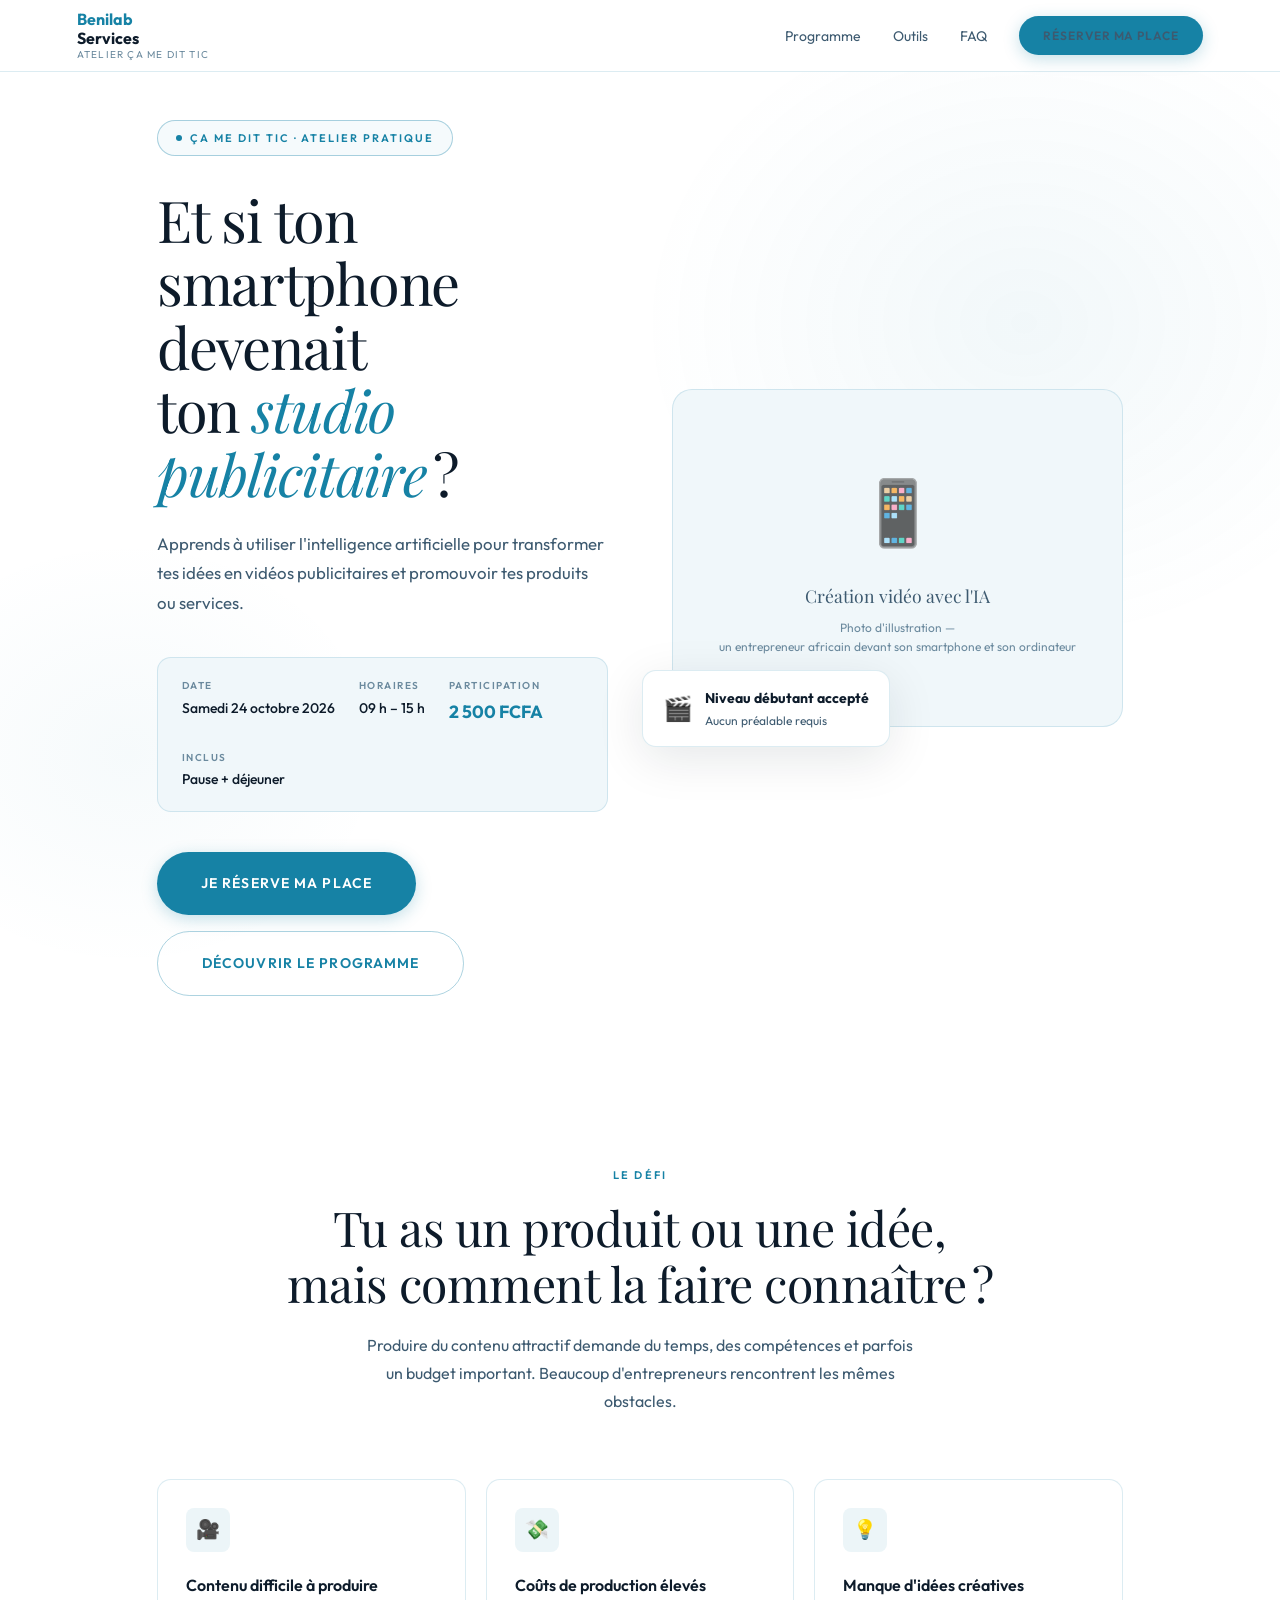
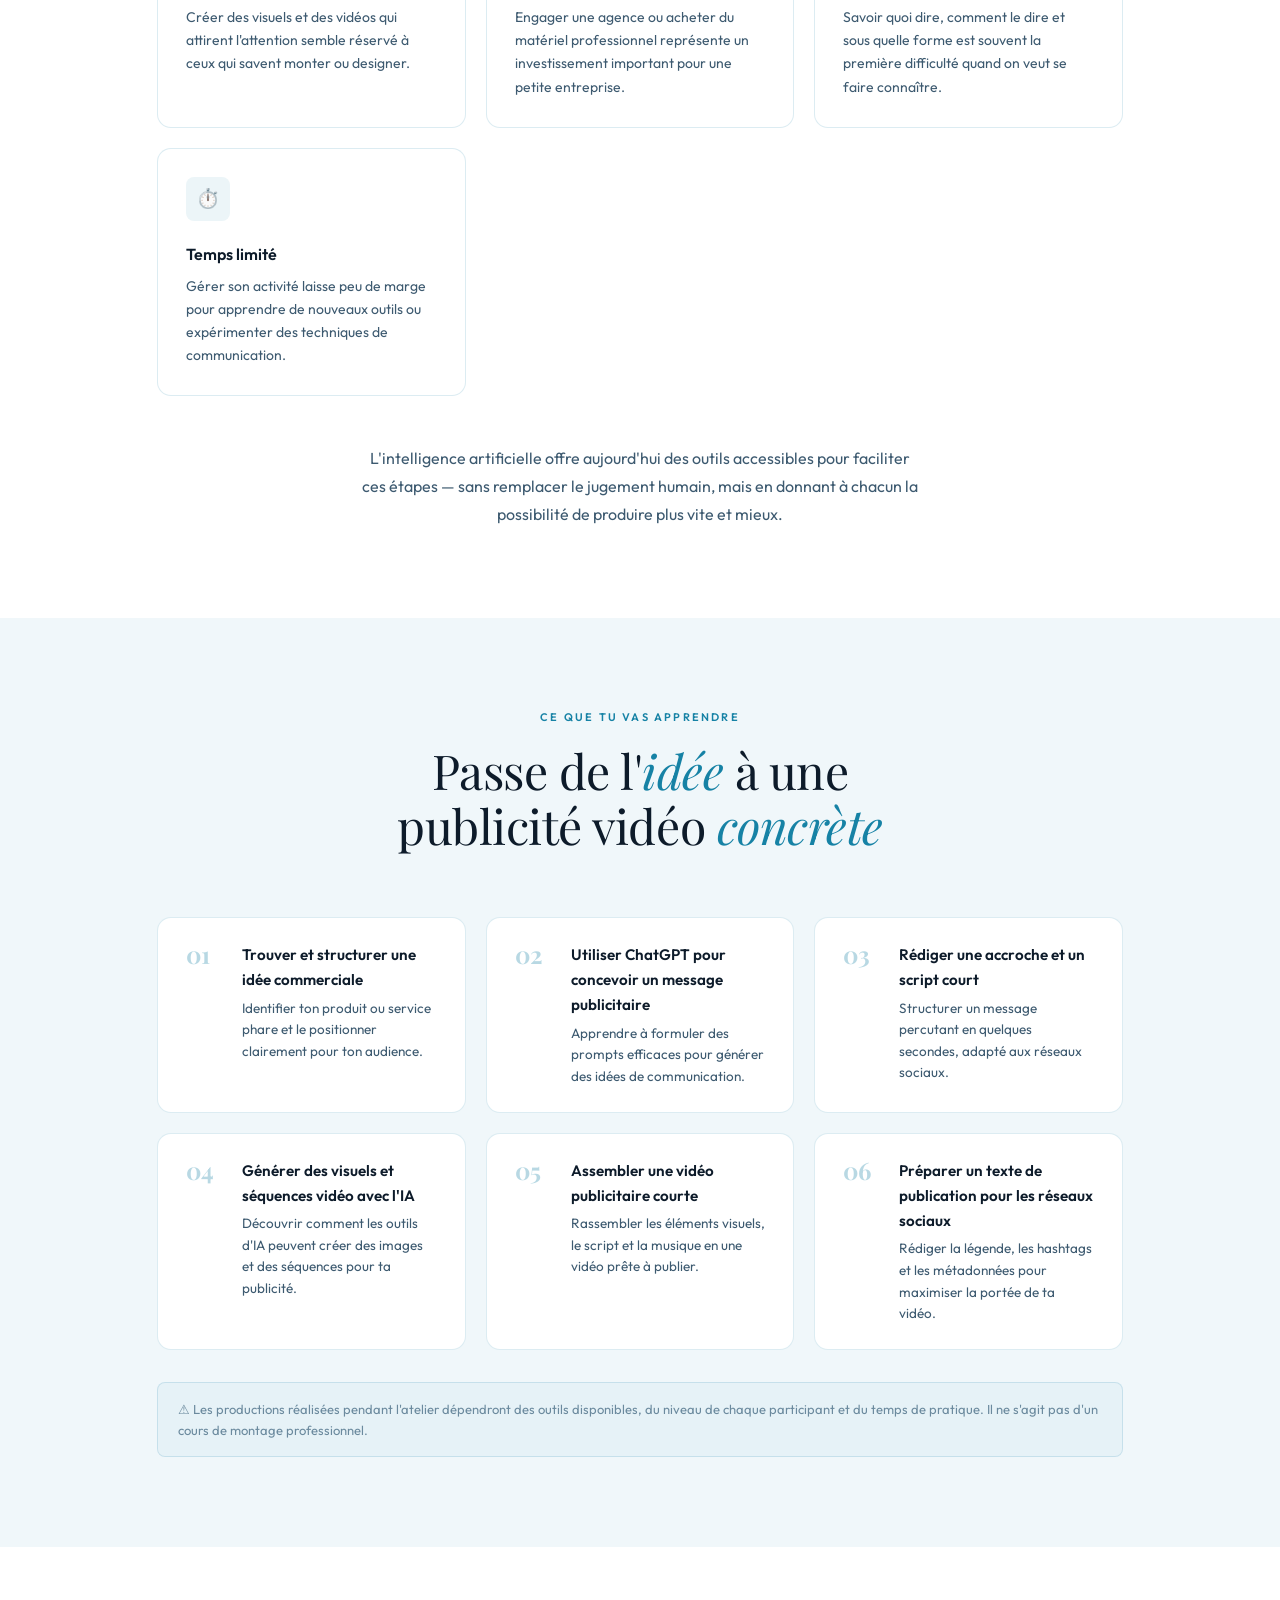
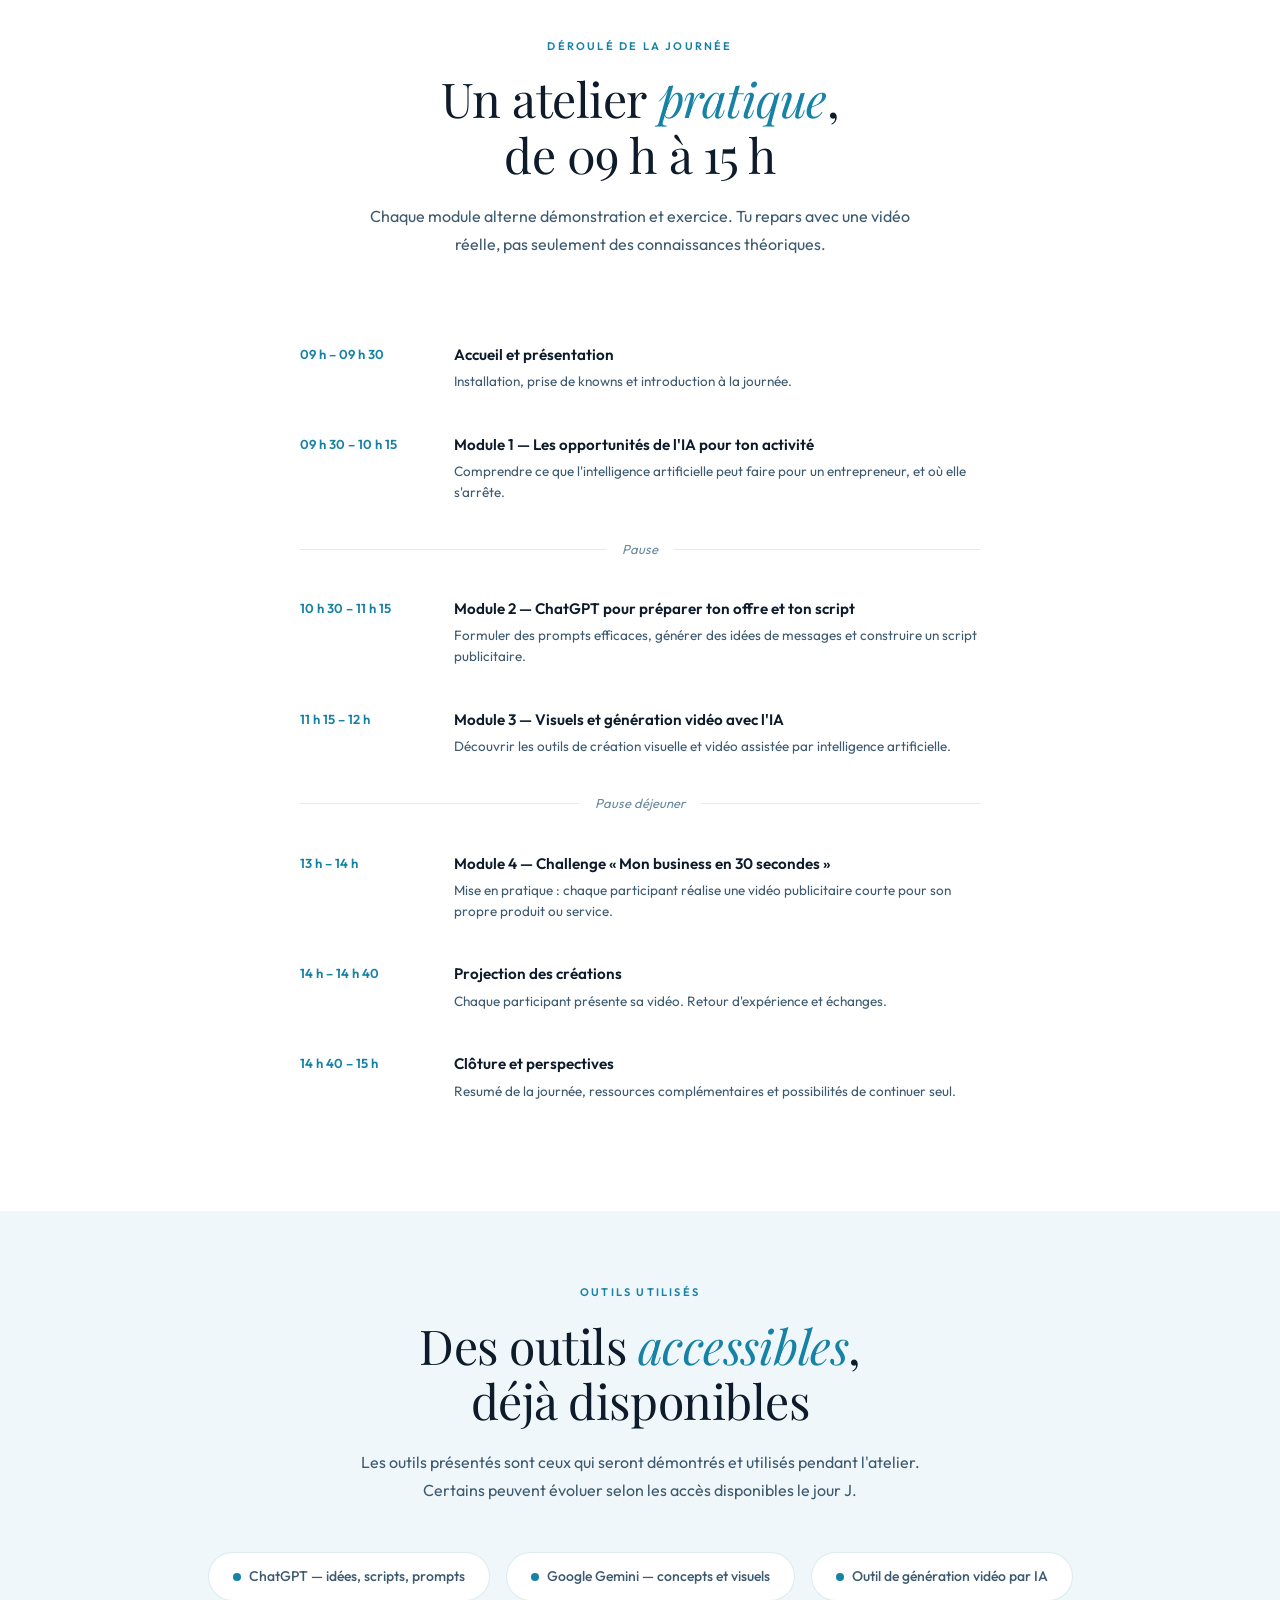
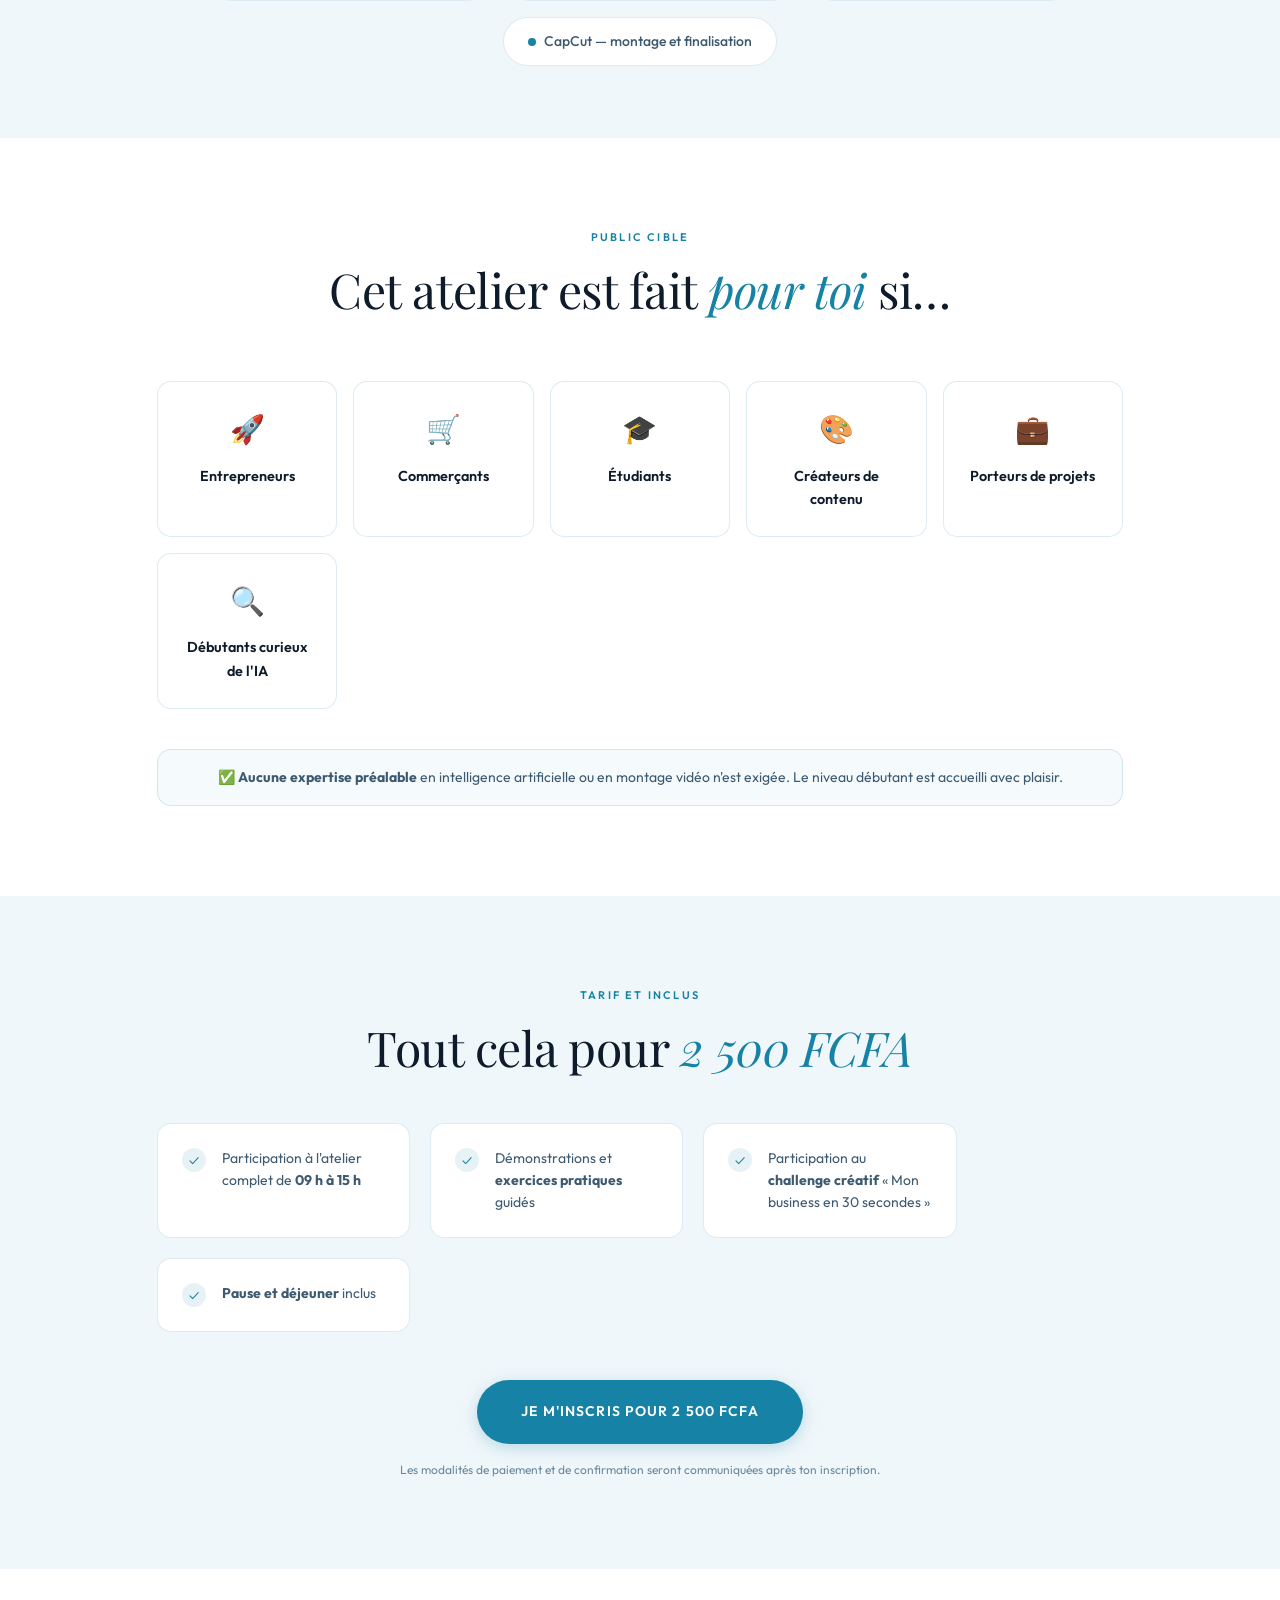
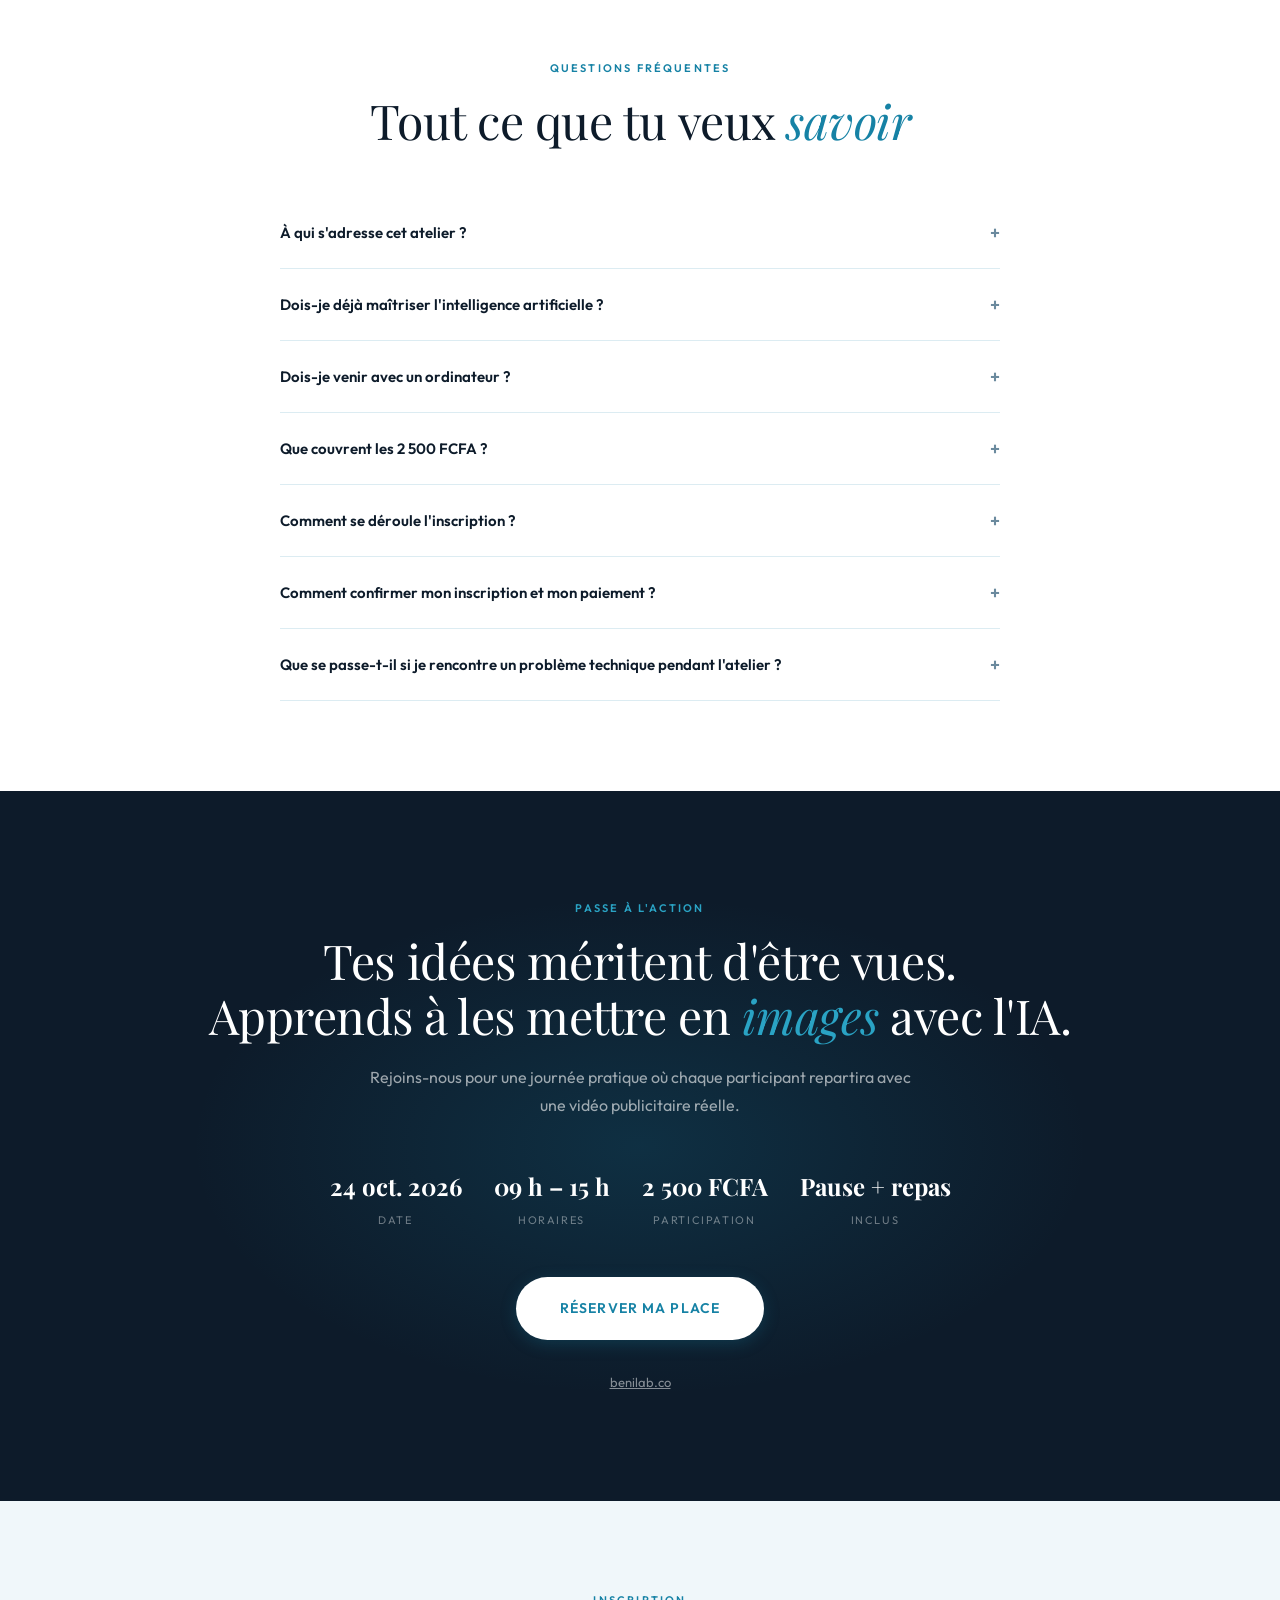
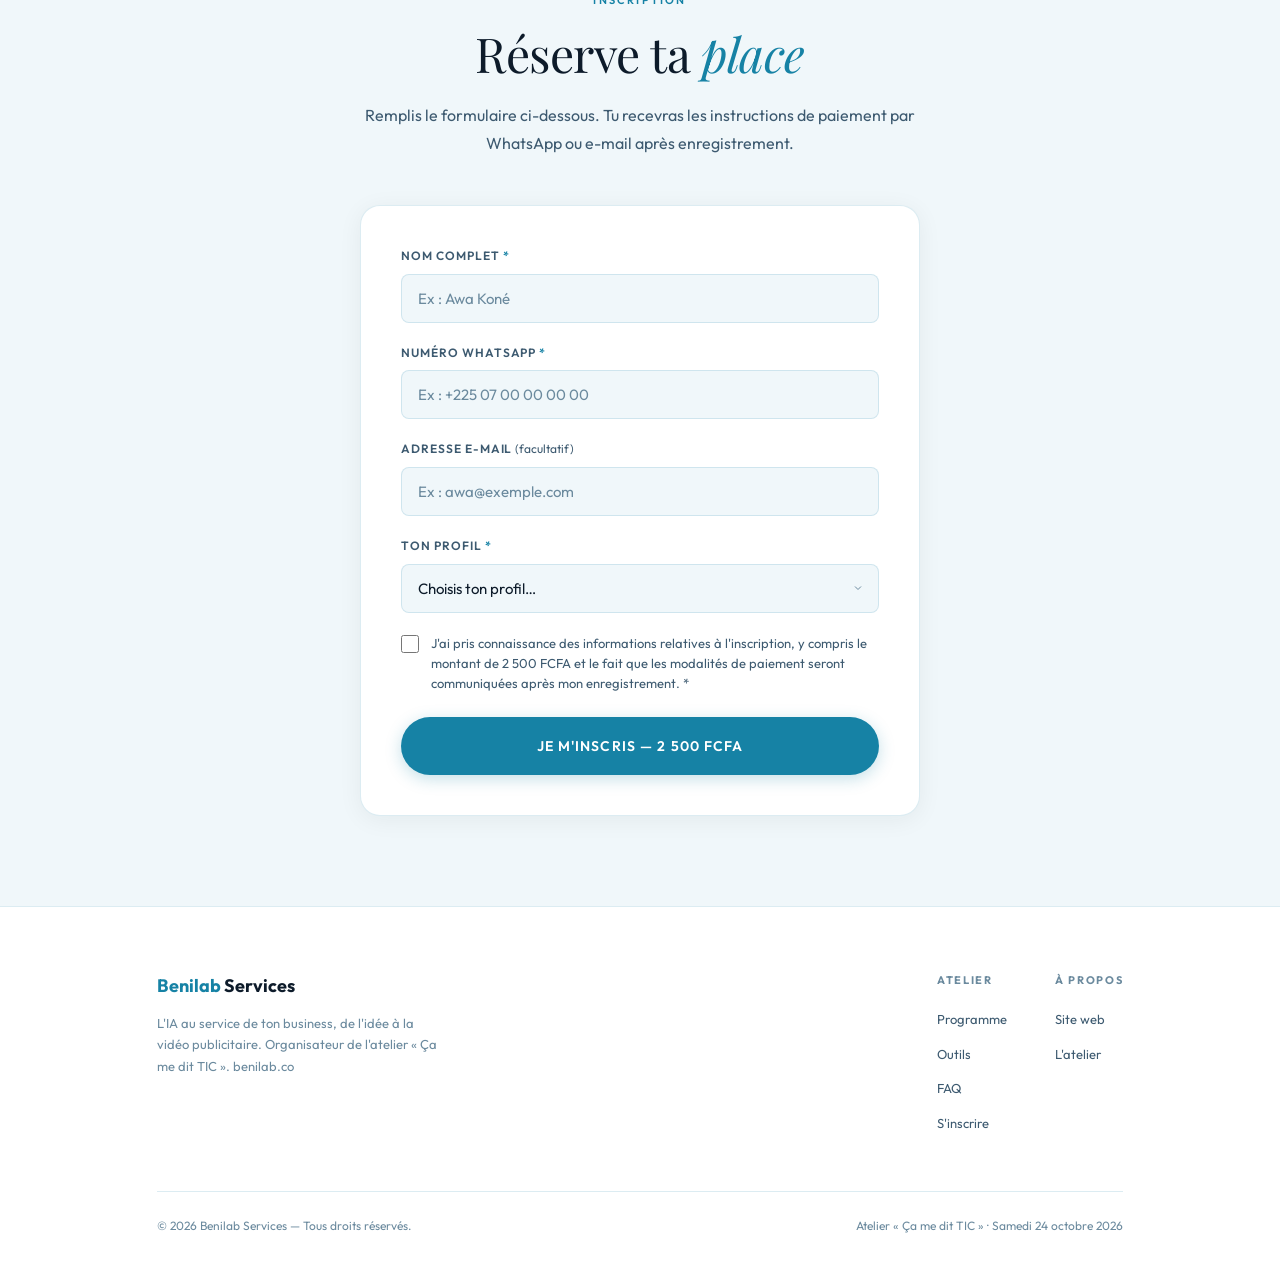
<file: atelier-tic.html>
<!DOCTYPE html>
<html lang="fr">
<head>
    <meta charset="UTF-8">
    <meta name="viewport" content="width=device-width, initial-scale=1.0">
    <title>Ça me dit TIC — Atelier pratique IA & vidéo publicitaire | Benilab Services</title>
    <meta name="description" content="Atelier pratique « Ça me dit TIC » : apprenez à utiliser l'intelligence artificielle pour concevoir une idée commerciale, rédiger un script et créer une vidéo publicitaire. Samedi 24 octobre 2026, 09 h–15 h. Participation : 2 500 FCFA.">
    <meta name="keywords" content="atelier IA, intelligence artificielle, vidéo publicitaire, workshop, Benilab, Bénin, Africa">
    <link rel="canonical" href="https://benilab.co/atelier-tic">
    <meta name="robots" content="index, follow">

    <!-- Open Graph / Facebook / WhatsApp -->
    <meta property="og:type" content="website">
    <meta property="og:url" content="https://benilab.co/atelier-tic">
    <meta property="og:title" content="Ça me dit TIC — Atelier pratique IA & vidéo publicitaire">
    <meta property="og:description" content="Apprenez à transformer vos idées en vidéos publicitaires grâce à l'intelligence artificielle. Samedi 24 octobre 2026, 09 h–15 h. 2 500 FCFA.">
    <meta property="og:image" content="https://benilab.co/img/atelier-tic-og.jpg">
    <meta property="og:image:width" content="1200">
    <meta property="og:image:height" content="630">
    <meta property="og:locale" content="fr_FR">
    <meta property="og:site_name" content="Benilab Services">

    <!-- Twitter -->
    <meta name="twitter:card" content="summary_large_image">
    <meta name="twitter:title" content="Ça me dit TIC — Atelier pratique IA & vidéo publicitaire">
    <meta name="twitter:description" content="Apprenez à transformer vos idées en vidéos publicitaires grâce à l'intelligence artificielle.">
    <meta name="twitter:image" content="https://benilab.co/img/atelier-tic-og.jpg">

    <!-- Fonts -->
    <link rel="preconnect" href="https://fonts.googleapis.com">
    <link rel="preconnect" href="https://fonts.gstatic.com" crossorigin>
    <link href="https://fonts.googleapis.com/css2?family=Outfit:wght@300;400;500;600;700&family=Playfair+Display:ital,wght@0,400;0,700;1,400&display=swap" rel="stylesheet">

    <!-- Styles -->
    <link rel="stylesheet" href="css/atelier-tic.css">

    <!-- Favicon -->
    <link rel="icon" type="image/svg+xml" href="data:image/svg+xml,%3Csvg xmlns='http://www.w3.org/2000/svg' viewBox='0 0 32 32'%3E%3Crect width='32' height='32' rx='8' fill='%231682A5'/%3E%3Ctext x='16' y='22' font-family='Arial,sans-serif' font-size='18' font-weight='bold' text-anchor='middle' fill='white'%3EL%3C/text%3E%3C/svg%3E">
</head>
<body>

    <!-- ═══════════════ NAVIGATION ═══════════════ -->
    <nav class="tic-nav" id="ticNav">
        <a href="#" class="tic-nav-logo" onclick="window.scrollTo({top:0,behavior:'smooth'});return false;">
            <strong>Benilab</strong> Services
            <span>Atelier Ça me dit TIC</span>
        </a>
        <ul class="tic-nav-links">
            <li><a href="#programme" onclick="scrollToProgram();return false;">Programme</a></li>
            <li><a href="#outils" onclick="event.preventDefault();document.getElementById('ticOutils').scrollIntoView({behavior:'smooth',block:'start'});return false;">Outils</a></li>
            <li><a href="#faq" onclick="event.preventDefault();document.getElementById('ticFaq').scrollIntoView({behavior:'smooth',block:'start'});return false;">FAQ</a></li>
            <li><a href="#inscription" class="tic-btn tic-btn-primary tic-nav-cta" onclick="window.scrollToRegistration();return false;">Réserver ma place</a></li>
        </ul>
        <button class="tic-menu-toggle" onclick="toggleMobileMenu()" aria-label="Ouvrir le menu">☰</button>
    </nav>

    <!-- Mobile menu -->
    <div class="tic-mobile-menu" id="ticMobileMenu">
        <button class="tic-mobile-close" onclick="closeMobileMenu()" aria-label="Fermer le menu">✕</button>
        <a href="#programme" onclick="scrollToProgram();return false;">Programme</a>
        <a href="#outils" onclick="event.preventDefault();document.getElementById('ticOutils').scrollIntoView({behavior:'smooth'});closeMobileMenu();return false;">Outils</a>
        <a href="#faq" onclick="event.preventDefault();document.getElementById('ticFaq').scrollIntoView({behavior:'smooth'});closeMobileMenu();return false;">FAQ</a>
        <a href="#inscription" onclick="window.scrollToRegistration();return false;">Réserver ma place</a>
    </div>

    <!-- ═══════════════ HERO ═══════════════ -->
    <section class="tic-hero" id="ticHero">
        <div class="tic-container">
            <div class="tic-hero-inner">
                <div class="tic-hero-content">
                    <div class="tic-hero-badge tic-reveal">
                        <span class="dot"></span>
                        Ça me dit TIC · Atelier pratique
                    </div>
                    <h1 class="tic-reveal tic-delay-1">
                        Et si ton<br>
                        smartphone devenait<br>
                        ton <em>studio publicitaire</em> ?
                    </h1>
                    <p class="tic-hero-desc tic-reveal tic-delay-2">
                        Apprends à utiliser l'intelligence artificielle pour transformer tes idées en vidéos publicitaires et promouvoir tes produits ou services.
                    </p>
                    <div class="tic-hero-info tic-reveal tic-delay-2">
                        <div class="tic-hero-info-item">
                            <span class="tic-hero-info-label">Date</span>
                            <span class="tic-hero-info-value">Samedi 24 octobre 2026</span>
                        </div>
                        <div class="tic-hero-info-item">
                            <span class="tic-hero-info-label">Horaires</span>
                            <span class="tic-hero-info-value">09 h – 15 h</span>
                        </div>
                        <div class="tic-hero-info-item">
                            <span class="tic-hero-info-label">Participation</span>
                            <span class="tic-hero-info-value price">2 500 FCFA</span>
                        </div>
                        <div class="tic-hero-info-item">
                            <span class="tic-hero-info-label">Inclus</span>
                            <span class="tic-hero-info-value">Pause + déjeuner</span>
                        </div>
                    </div>
                    <div class="tic-hero-actions tic-reveal tic-delay-3">
                        <a href="#inscription" class="tic-btn tic-btn-primary tic-btn-lg" onclick="window.scrollToRegistration();return false;">Je réserve ma place</a>
                        <a href="#programme" class="tic-btn tic-btn-outline tic-btn-lg" onclick="scrollToProgram();return false;">Découvrir le programme</a>
                    </div>
                </div>
                <div class="tic-hero-visual tic-reveal tic-delay-2">
                    <div class="tic-hero-image-wrapper">
                        <div class="tic-hero-image-placeholder">
                            <div class="icon">📱</div>
                            <p style="font-family:var(--tic-font-display);font-size:1.1rem;color:var(--tic-text-secondary);margin-bottom:0.5rem;">Création vidéo avec l'IA</p>
                            <p style="font-size:12px;color:var(--tic-text-muted);">Photo d'illustration —<br>un entrepreneur africain devant son smartphone et son ordinateur</p>
                        </div>
                    </div>
                    <div class="tic-hero-float-card">
                        <div class="icon">🎬</div>
                        <div class="text">
                            <strong>Niveau débutant accepté</strong>
                            Aucun préalable requis
                        </div>
                    </div>
                </div>
            </div>
        </div>
    </section>

    <!-- ═══════════════ LE PROBLÈME ═══════════════ -->
    <section class="tic-section tic-problem" id="ticProblem">
        <div class="tic-container">
            <div class="tic-reveal" style="text-align:center;">
                <span class="tic-label">Le défi</span>
                <h2 class="tic-section-title">Tu as un produit ou une idée,<br>mais comment la faire connaître ?</h2>
                <p class="tic-section-sub" style="margin:0 auto;">Produire du contenu attractif demande du temps, des compétences et parfois un budget important. Beaucoup d'entrepreneurs rencontrent les mêmes obstacles.</p>
            </div>
            <div class="tic-problem-grid">
                <div class="tic-problem-card tic-reveal tic-delay-1">
                    <div class="tic-problem-icon">🎥</div>
                    <h3>Contenu difficile à produire</h3>
                    <p>Créer des visuels et des vidéos qui attirent l'attention semble réservé à ceux qui savent monter ou designer.</p>
                </div>
                <div class="tic-problem-card tic-reveal tic-delay-2">
                    <div class="tic-problem-icon">💸</div>
                    <h3>Coûts de production élevés</h3>
                    <p>Engager une agence ou acheter du matériel professionnel représente un investissement important pour une petite entreprise.</p>
                </div>
                <div class="tic-problem-card tic-reveal tic-delay-3">
                    <div class="tic-problem-icon">💡</div>
                    <h3>Manque d'idées créatives</h3>
                    <p>Savoir quoi dire, comment le dire et sous quelle forme est souvent la première difficulté quand on veut se faire connaître.</p>
                </div>
                <div class="tic-problem-card tic-reveal tic-delay-4">
                    <div class="tic-problem-icon">⏱️</div>
                    <h3>Temps limité</h3>
                    <p>Gérer son activité laisse peu de marge pour apprendre de nouveaux outils ou expérimenter des techniques de communication.</p>
                </div>
            </div>
            <div class="tic-reveal tic-delay-2" style="text-align:center;margin-top:3rem;">
                <p class="tic-section-sub" style="margin:0 auto;">L'intelligence artificielle offre aujourd'hui des outils accessibles pour faciliter ces étapes — sans remplacer le jugement humain, mais en donnant à chacun la possibilité de produire plus vite et mieux.</p>
            </div>
        </div>
    </section>

    <!-- ═══════════════ LA PROMESSE ═══════════════ -->
    <section class="tic-section tic-section-alt tic-promise" id="ticPromise">
        <div class="tic-container">
            <div class="tic-reveal" style="text-align:center;">
                <span class="tic-label">Ce que tu vas apprendre</span>
                <h2 class="tic-section-title">Passe de l'<em>idée</em> à une<br>publicité vidéo <em>concrète</em></h2>
            </div>
            <div class="tic-promise-grid">
                <div class="tic-promise-item tic-reveal tic-delay-1">
                    <div class="tic-promise-num">01</div>
                    <div>
                        <h3>Trouver et structurer une idée commerciale</h3>
                        <p>Identifier ton produit ou service phare et le positionner clairement pour ton audience.</p>
                    </div>
                </div>
                <div class="tic-promise-item tic-reveal tic-delay-2">
                    <div class="tic-promise-num">02</div>
                    <div>
                        <h3>Utiliser ChatGPT pour concevoir un message publicitaire</h3>
                        <p>Apprendre à formuler des prompts efficaces pour générer des idées de communication.</p>
                    </div>
                </div>
                <div class="tic-promise-item tic-reveal tic-delay-1">
                    <div class="tic-promise-num">03</div>
                    <div>
                        <h3>Rédiger une accroche et un script court</h3>
                        <p>Structurer un message percutant en quelques secondes, adapté aux réseaux sociaux.</p>
                    </div>
                </div>
                <div class="tic-promise-item tic-reveal tic-delay-2">
                    <div class="tic-promise-num">04</div>
                    <div>
                        <h3>Générer des visuels et séquences vidéo avec l'IA</h3>
                        <p>Découvrir comment les outils d'IA peuvent créer des images et des séquences pour ta publicité.</p>
                    </div>
                </div>
                <div class="tic-promise-item tic-reveal tic-delay-1">
                    <div class="tic-promise-num">05</div>
                    <div>
                        <h3>Assembler une vidéo publicitaire courte</h3>
                        <p>Rassembler les éléments visuels, le script et la musique en une vidéo prête à publier.</p>
                    </div>
                </div>
                <div class="tic-promise-item tic-reveal tic-delay-2">
                    <div class="tic-promise-num">06</div>
                    <div>
                        <h3>Préparer un texte de publication pour les réseaux sociaux</h3>
                        <p>Rédiger la légende, les hashtags et les métadonnées pour maximiser la portée de ta vidéo.</p>
                    </div>
                </div>
            </div>
            <div class="tic-disclaimer tic-reveal">
                ⚠ Les productions réalisées pendant l'atelier dépendront des outils disponibles, du niveau de chaque participant et du temps de pratique. Il ne s'agit pas d'un cours de montage professionnel.
            </div>
        </div>
    </section>

    <!-- ═══════════════ LE PROGRAMME ═══════════════ -->
    <section class="tic-section tic-program" id="ticProgram">
        <div class="tic-container">
            <div class="tic-reveal" style="text-align:center;">
                <span class="tic-label">Déroulé de la journée</span>
                <h2 class="tic-section-title">Un atelier <em>pratique</em>,<br>de 09 h à 15 h</h2>
                <p class="tic-section-sub" style="margin:0 auto;">Chaque module alterne démonstration et exercice. Tu repars avec une vidéo réelle, pas seulement des connaissances théoriques.</p>
            </div>
            <div class="tic-timeline">
                <div class="tic-reveal tic-delay-1">
                    <div class="tic-timeline-item">
                        <div class="tic-timeline-time">09 h – 09 h 30</div>
                        <div class="tic-timeline-content">
                            <h3>Accueil et présentation</h3>
                            <p>Installation, prise de knowns et introduction à la journée.</p>
                        </div>
                    </div>
                </div>
                <div class="tic-reveal tic-delay-1">
                    <div class="tic-timeline-item">
                        <div class="tic-timeline-time">09 h 30 – 10 h 15</div>
                        <div class="tic-timeline-content">
                            <h3>Module 1 — Les opportunités de l'IA pour ton activité</h3>
                            <p>Comprendre ce que l'intelligence artificielle peut faire pour un entrepreneur, et où elle s'arrête.</p>
                        </div>
                    </div>
                </div>
                <div class="tic-timeline-break tic-reveal">Pause</div>
                <div class="tic-reveal tic-delay-1">
                    <div class="tic-timeline-item">
                        <div class="tic-timeline-time">10 h 30 – 11 h 15</div>
                        <div class="tic-timeline-content">
                            <h3>Module 2 — ChatGPT pour préparer ton offre et ton script</h3>
                            <p>Formuler des prompts efficaces, générer des idées de messages et construire un script publicitaire.</p>
                        </div>
                    </div>
                </div>
                <div class="tic-reveal tic-delay-1">
                    <div class="tic-timeline-item">
                        <div class="tic-timeline-time">11 h 15 – 12 h</div>
                        <div class="tic-timeline-content">
                            <h3>Module 3 — Visuels et génération vidéo avec l'IA</h3>
                            <p>Découvrir les outils de création visuelle et vidéo assistée par intelligence artificielle.</p>
                        </div>
                    </div>
                </div>
                <div class="tic-timeline-break tic-reveal">Pause déjeuner</div>
                <div class="tic-reveal tic-delay-1">
                    <div class="tic-timeline-item">
                        <div class="tic-timeline-time">13 h – 14 h</div>
                        <div class="tic-timeline-content">
                            <h3>Module 4 — Challenge « Mon business en 30 secondes »</h3>
                            <p>Mise en pratique : chaque participant réalise une vidéo publicitaire courte pour son propre produit ou service.</p>
                        </div>
                    </div>
                </div>
                <div class="tic-reveal tic-delay-1">
                    <div class="tic-timeline-item">
                        <div class="tic-timeline-time">14 h – 14 h 40</div>
                        <div class="tic-timeline-content">
                            <h3>Projection des créations</h3>
                            <p>Chaque participant présente sa vidéo. Retour d'expérience et échanges.</p>
                        </div>
                    </div>
                </div>
                <div class="tic-reveal tic-delay-1">
                    <div class="tic-timeline-item">
                        <div class="tic-timeline-time">14 h 40 – 15 h</div>
                        <div class="tic-timeline-content">
                            <h3>Clôture et perspectives</h3>
                            <p>Resumé de la journée, ressources complémentaires et possibilités de continuer seul.</p>
                        </div>
                    </div>
                </div>
            </div>
        </div>
    </section>

    <!-- ═══════════════ LES OUTILS ═══════════════ -->
    <section class="tic-section tic-tools" id="ticOutils">
        <div class="tic-container">
            <div class="tic-reveal" style="text-align:center;">
                <span class="tic-label">Outils utilisés</span>
                <h2 class="tic-section-title">Des outils <em>accessibles</em>,<br>déjà disponibles</h2>
                <p class="tic-section-sub" style="margin:0 auto;">Les outils présentés sont ceux qui seront démontrés et utilisés pendant l'atelier. Certains peuvent évoluer selon les accès disponibles le jour J.</p>
            </div>
            <div class="tic-tools-grid tic-reveal tic-delay-1">
                <div class="tic-tool-tag"><span class="dot"></span>ChatGPT — idées, scripts, prompts</div>
                <div class="tic-tool-tag"><span class="dot"></span>Google Gemini — concepts et visuels</div>
                <div class="tic-tool-tag"><span class="dot"></span>Outil de génération vidéo par IA</div>
                <div class="tic-tool-tag"><span class="dot"></span>CapCut — montage et finalisation</div>
            </div>
        </div>
    </section>

    <!-- ═══════════════ À QUI S'ADRESSE L'ATELIER ═══════════════ -->
    <section class="tic-section tic-audience" id="ticAudience">
        <div class="tic-container">
            <div class="tic-reveal" style="text-align:center;">
                <span class="tic-label">Public cible</span>
                <h2 class="tic-section-title">Cet atelier est fait <em>pour toi</em> si…</h2>
            </div>
            <div class="tic-audience-grid">
                <div class="tic-audience-card tic-reveal tic-delay-1">
                    <div class="tic-audience-icon">🚀</div>
                    <h3>Entrepreneurs</h3>
                </div>
                <div class="tic-audience-card tic-reveal tic-delay-2">
                    <div class="tic-audience-icon">🛒</div>
                    <h3>Commerçants</h3>
                </div>
                <div class="tic-audience-card tic-reveal tic-delay-1">
                    <div class="tic-audience-icon">🎓</div>
                    <h3>Étudiants</h3>
                </div>
                <div class="tic-audience-card tic-reveal tic-delay-2">
                    <div class="tic-audience-icon">🎨</div>
                    <h3>Créateurs de contenu</h3>
                </div>
                <div class="tic-audience-card tic-reveal tic-delay-1">
                    <div class="tic-audience-icon">💼</div>
                    <h3>Porteurs de projets</h3>
                </div>
                <div class="tic-audience-card tic-reveal tic-delay-2">
                    <div class="tic-audience-icon">🔍</div>
                    <h3>Débutants curieux de l'IA</h3>
                </div>
            </div>
            <div class="tic-audience-note tic-reveal">
                ✅ <strong>Aucune expertise préalable</strong> en intelligence artificielle ou en montage vidéo n'est exigée. Le niveau débutant est accueilli avec plaisir.
            </div>
        </div>
    </section>

    <!-- ═══════════════ CE QUI EST INCLUS ═══════════════ -->
    <section class="tic-section tic-section-alt tic-included" id="ticIncluded">
        <div class="tic-container">
            <div class="tic-reveal" style="text-align:center;">
                <span class="tic-label">Tarif et inclus</span>
                <h2 class="tic-section-title">Tout cela pour <em>2 500 FCFA</em></h2>
            </div>
            <div class="tic-included-grid">
                <div class="tic-included-item tic-reveal tic-delay-1">
                    <div class="tic-included-check">✓</div>
                    <p>Participation à l'atelier complet de <strong>09 h à 15 h</strong></p>
                </div>
                <div class="tic-included-item tic-reveal tic-delay-2">
                    <div class="tic-included-check">✓</div>
                    <p>Démonstrations et <strong>exercices pratiques</strong> guidés</p>
                </div>
                <div class="tic-included-item tic-reveal tic-delay-1">
                    <div class="tic-included-check">✓</div>
                    <p>Participation au <strong>challenge créatif</strong> « Mon business en 30 secondes »</p>
                </div>
                <div class="tic-included-item tic-reveal tic-delay-2">
                    <div class="tic-included-check">✓</div>
                    <p><strong>Pause et déjeuner</strong> inclus</p>
                </div>
            </div>
            <div class="tic-reveal" style="text-align:center;margin-top:3rem;">
                <a href="#inscription" class="tic-btn tic-btn-primary tic-btn-lg" onclick="window.scrollToRegistration();return false;">Je m'inscris pour 2 500 FCFA</a>
                <p style="font-size:12px;color:var(--tic-text-muted);margin-top:1rem;">Les modalités de paiement et de confirmation seront communiquées après ton inscription.</p>
            </div>
        </div>
    </section>

    <!-- ═══════════════ FAQ ═══════════════ -->
    <section class="tic-section tic-faq" id="ticFaq">
        <div class="tic-container">
            <div class="tic-reveal" style="text-align:center;">
                <span class="tic-label">Questions fréquentes</span>
                <h2 class="tic-section-title">Tout ce que tu veux <em>savoir</em></h2>
            </div>
            <div class="tic-faq-list">
                <div class="tic-faq-item tic-reveal tic-delay-1">
                    <button class="tic-faq-question">
                        À qui s'adresse cet atelier ?
                        <span class="tic-faq-arrow">+</span>
                    </button>
                    <div class="tic-faq-answer">
                        <div class="tic-faq-answer-inner">
                            Cet atelier s'adresse à tout entrepreneur, commerçant, étudiant, créateur de contenu ou porteur de projet souhaitant découvrir comment l'intelligence artificielle peut l'aider à produire du contenu vidéo publicitaire. Aucun préalable technique n'est nécessaire.
                        </div>
                    </div>
                </div>
                <div class="tic-faq-item tic-reveal tic-delay-2">
                    <button class="tic-faq-question">
                        Dois-je déjà maîtriser l'intelligence artificielle ?
                        <span class="tic-faq-arrow">+</span>
                    </button>
                    <div class="tic-faq-answer">
                        <div class="tic-faq-answer-inner">
                            Non. L'atelier est conçu pour les débutants. Nous partons de zéro et t'accompagnons pas à pas dans la découverte des outils. Si tu as déjà utilisé ChatGPT, tu pourras approfondir ; sinon, tu apprendras les bases.
                        </div>
                    </div>
                </div>
                <div class="tic-faq-item tic-reveal tic-delay-1">
                    <button class="tic-faq-question">
                        Dois-je venir avec un ordinateur ?
                        <span class="tic-faq-arrow">+</span>
                    </button>
                    <div class="tic-faq-answer">
                        <div class="tic-faq-answer-inner">
                            Un smartphone est suffisant pour la plupart des exercices. Si tu as un ordinateur portable, tu peux l'amener, mais ce n'est pas obligatoire. Les outils utilisés sont accessibles depuis un téléphone.
                        </div>
                    </div>
                </div>
                <div class="tic-faq-item tic-reveal tic-delay-2">
                    <button class="tic-faq-question">
                        Que couvrent les 2 500 FCFA ?
                        <span class="tic-faq-arrow">+</span>
                    </button>
                    <div class="tic-faq-answer">
                        <div class="tic-faq-answer-inner">
                            Le montant couvre ta participation à l'atelier de 09 h à 15 h, les démonstrations et exercices pratiques, la participation au challenge créatif, ainsi que la pause et le déjeuner. Il ne couvre pas les abonnements payants aux outils d'IA ni les crédits de génération.
                        </div>
                    </div>
                </div>
                <div class="tic-faq-item tic-reveal tic-delay-1">
                    <button class="tic-faq-question">
                        Comment se déroule l'inscription ?
                        <span class="tic-faq-arrow">+</span>
                    </button>
                    <div class="tic-faq-answer">
                        <div class="tic-faq-answer-inner">
                            Remplis le formulaire d'inscription ci-dessous avec ton nom, ton numéro WhatsApp et, si tu le souhaites, ton adresse e-mail. Après soumission, tu recevras les instructions pour confirmer ton inscription et effectuer le paiement.
                        </div>
                    </div>
                </div>
                <div class="tic-faq-item tic-reveal tic-delay-2">
                    <button class="tic-faq-question">
                        Comment confirmer mon inscription et mon paiement ?
                        <span class="tic-faq-arrow">+</span>
                    </button>
                    <div class="tic-faq-answer">
                        <div class="tic-faq-answer-inner">
                            Les modalités exactes de paiement (Mobile Money, virement, etc.) seront communiquées après l'enregistrement de ton inscription, via WhatsApp ou e-mail. Tu recevras un récapitulatif avec les instructions à suivre.
                        </div>
                    </div>
                </div>
                <div class="tic-faq-item tic-reveal tic-delay-1">
                    <button class="tic-faq-question">
                        Que se passe-t-il si je rencontre un problème technique pendant l'atelier ?
                        <span class="tic-faq-arrow">+</span>
                    </button>
                    <div class="tic-faq-answer">
                        <div class="tic-faq-answer-inner">
                            Les animateurs seront présents pour t'aider. Si tu ne possèdes pas de smartphone compatible ou si tu rencontres des difficultés avec les outils, nous ferons notre possible pour t'accompagner. N'hésite pas à nous prévenir en avance si tu as des préoccupations particulières.
                        </div>
                    </div>
                </div>
            </div>
        </div>
    </section>

    <!-- ═══════════════ APPEL À L'ACTION FINAL ═══════════════ -->
    <section class="tic-cta-final" id="ticCtaFinal">
        <div class="tic-container">
            <div class="tic-reveal">
                <span class="tic-label">Passe à l'action</span>
            </div>
            <h2 class="tic-section-title tic-reveal tic-delay-1">
                Tes idées méritent d'être vues.<br>
                Apprends à les mettre en <em>images</em> avec l'IA.
            </h2>
            <p class="tic-section-sub tic-reveal tic-delay-2">
                Rejoins-nous pour une journée pratique où chaque participant repartira avec une vidéo publicitaire réelle.
            </p>
            <div class="tic-cta-details tic-reveal tic-delay-2">
                <div class="tic-cta-detail">
                    <div class="tic-cta-detail-value">24 oct. 2026</div>
                    <div class="tic-cta-detail-label">Date</div>
                </div>
                <div class="tic-cta-detail">
                    <div class="tic-cta-detail-value">09 h – 15 h</div>
                    <div class="tic-cta-detail-label">Horaires</div>
                </div>
                <div class="tic-cta-detail">
                    <div class="tic-cta-detail-value">2 500 FCFA</div>
                    <div class="tic-cta-detail-label">Participation</div>
                </div>
                <div class="tic-cta-detail">
                    <div class="tic-cta-detail-value">Pause + repas</div>
                    <div class="tic-cta-detail-label">Inclus</div>
                </div>
            </div>
            <div class="tic-reveal tic-delay-3">
                <a href="#inscription" class="tic-btn tic-btn-primary tic-btn-lg" onclick="window.scrollToRegistration();return false;" style="background:#fff;color:var(--tic-primary);">Réserver ma place</a>
            </div>
            <p class="tic-reveal tic-delay-4" style="margin-top:2rem;font-size:13px;color:rgba(255,255,255,0.4);">
                <a href="https://benilab.co" target="_blank" rel="noopener" style="color:rgba(255,255,255,0.5);text-decoration:underline;">benilab.co</a>
            </p>
        </div>
    </section>

    <!-- ═══════════════ FORMULAIRE D'INSCRIPTION ═══════════════ -->
    <section class="tic-section tic-form-section" id="ticRegistration">
        <div class="tic-container">
            <div class="tic-reveal" style="text-align:center;">
                <span class="tic-label">Inscription</span>
                <h2 class="tic-section-title">Réserve ta <em>place</em></h2>
                <p class="tic-section-sub" style="margin:0 auto;">Remplis le formulaire ci-dessous. Tu recevras les instructions de paiement par WhatsApp ou e-mail après enregistrement.</p>
            </div>
            <div class="tic-form-wrapper tic-reveal tic-delay-1">
                <form id="ticRegistrationForm" novalidate>
                    <div id="ticFormAlert" class="tic-form-alert"></div>

                    <div class="tic-form-group">
                        <label class="tic-form-label" for="ticFullName">
                            Nom complet <span class="required">*</span>
                        </label>
                        <input type="text" id="ticFullName" class="tic-form-input" placeholder="Ex : Awa Koné" required autocomplete="name">
                        <div class="tic-form-error">Veuillez entrer ton nom complet.</div>
                    </div>

                    <div class="tic-form-group">
                        <label class="tic-form-label" for="ticWhatsapp">
                            Numéro WhatsApp <span class="required">*</span>
                        </label>
                        <input type="tel" id="ticWhatsapp" class="tic-form-input" placeholder="Ex : +225 07 00 00 00 00" required autocomplete="tel">
                        <div class="tic-form-error">Veuillez entrer un numéro de téléphone valide.</div>
                    </div>

                    <div class="tic-form-group">
                        <label class="tic-form-label" for="ticEmail">
                            Adresse e-mail <span style="font-weight:400;text-transform:none;letter-spacing:0;">(facultatif)</span>
                        </label>
                        <input type="email" id="ticEmail" class="tic-form-input" placeholder="Ex : awa@exemple.com" autocomplete="email">
                        <div class="tic-form-error">Veuillez entrer une adresse e-mail valide.</div>
                    </div>

                    <div class="tic-form-group">
                        <label class="tic-form-label" for="ticProfile">
                            Ton profil <span class="required">*</span>
                        </label>
                        <select id="ticProfile" class="tic-form-input tic-form-select" required>
                            <option value="" disabled selected>Choisis ton profil…</option>
                            <option value="entrepreneur">Entrepreneur / Chef d'entreprise</option>
                            <option value="commercant">Commerçant</option>
                            <option value="etudiant">Étudiant / Jeune diplômé</option>
                            <option value="createur">Créateur de contenu</option>
                            <option value="freelance">Freelance / Prestataire</option>
                            <option value="porteur">Porteur de projet</option>
                            <option value="curieux">Curieux — débutant dans l'IA</option>
                            <option value="autre">Autre</option>
                        </select>
                        <div class="tic-form-error">Veuillez sélectionner ton profil.</div>
                    </div>

                    <div class="tic-form-group">
                        <div class="tic-form-checkbox-group">
                            <input type="checkbox" id="ticConsent" class="tic-form-checkbox" required>
                            <label for="ticConsent" class="tic-form-checkbox-label">
                                J'ai pris connaissance des informations relatives à l'inscription, y compris le montant de 2 500 FCFA et le fait que les modalités de paiement seront communiquées après mon enregistrement. <span class="required">*</span>
                            </label>
                        </div>
                    </div>

                    <div class="tic-form-submit">
                        <button type="submit" class="tic-btn tic-btn-primary tic-btn-block tic-btn-lg" id="ticSubmitBtn">
                            Je m'inscris — 2 500 FCFA
                        </button>
                        <div class="tic-form-loading" id="ticFormLoading">
                            <div class="tic-spinner"></div>
                            Envoi en cours…
                        </div>
                    </div>
                </form>

                <div class="tic-form-success" id="ticFormSuccess">
                    <div class="icon">✓</div>
                    <h3>Inscription enregistrée</h3>
                    <p>Merci ! Ton inscription a bien été reçue. Un membre de l'équipe Benilab Services te contactera très prochainement sur WhatsApp ou par e-mail avec les instructions pour finaliser ton inscription et ton paiement.</p>
                    <div class="alert-box">
                        <strong>Prochaines étapes :</strong><br>
                        1. Attends un message de confirmation sur WhatsApp ou par e-mail.<br>
                        2. Règle le montant de 2 500 FCFA selon les instructions reçues.<br>
                        3. Reçois ton justificatif d'inscription et les informations pratiques pour le jour J.<br><br>
                        <em>Samedi 24 octobre 2026 — 09 h à 15 h. Restauration incluse.</em>
                    </div>
                </div>
            </div>
        </div>
    </section>

    <!-- ═══════════════ FOOTER ═══════════════ -->
    <footer class="tic-footer">
        <div class="tic-container">
            <div class="tic-footer-top">
                <div class="tic-footer-brand">
                    <span class="logo"><strong>Benilab</strong> Services</span>
                    <p>L'IA au service de ton business, de l'idée à la vidéo publicitaire. Organisateur de l'atelier « Ça me dit TIC ». <a href="https://benilab.co" target="_blank" rel="noopener">benilab.co</a></p>
                </div>
                <div class="tic-footer-links">
                    <div class="tic-footer-col">
                        <h4>Atelier</h4>
                        <ul>
                            <li><a href="#programme" onclick="scrollToProgram();return false;">Programme</a></li>
                            <li><a href="#outils" onclick="event.preventDefault();document.getElementById('ticOutils').scrollIntoView({behavior:'smooth'});return false;">Outils</a></li>
                            <li><a href="#faq" onclick="event.preventDefault();document.getElementById('ticFaq').scrollIntoView({behavior:'smooth'});return false;">FAQ</a></li>
                            <li><a href="#inscription" onclick="window.scrollToRegistration();return false;">S'inscrire</a></li>
                        </ul>
                    </div>
                    <div class="tic-footer-col">
                        <h4>À propos</h4>
                        <ul>
                            <li><a href="https://benilab.co" target="_blank" rel="noopener">Site web</a></li>
                            <li><a href="#ticProblem" onclick="event.preventDefault();document.getElementById('ticProblem').scrollIntoView({behavior:'smooth'});return false;">L'atelier</a></li>
                        </ul>
                    </div>
                </div>
            </div>
            <div class="tic-footer-bottom">
                <span>© 2026 Benilab Services — Tous droits réservés.</span>
                <span>Atelier « Ça me dit TIC » · Samedi 24 octobre 2026</span>
            </div>
        </div>
    </footer>

    <!-- Mobile CTA bar -->
    <div class="tic-mobile-cta" id="ticMobileCta">
        <div class="tic-mobile-cta-price">
            <strong>2 500 FCFA</strong> · 24 oct.
        </div>
        <a href="#inscription" class="tic-btn tic-btn-primary" onclick="window.scrollToRegistration();return false;">Réserver</a>
    </div>

    <!-- Scripts -->
    <script src="js/atelier-tic.js"></script>
</body>
</html>
</file>
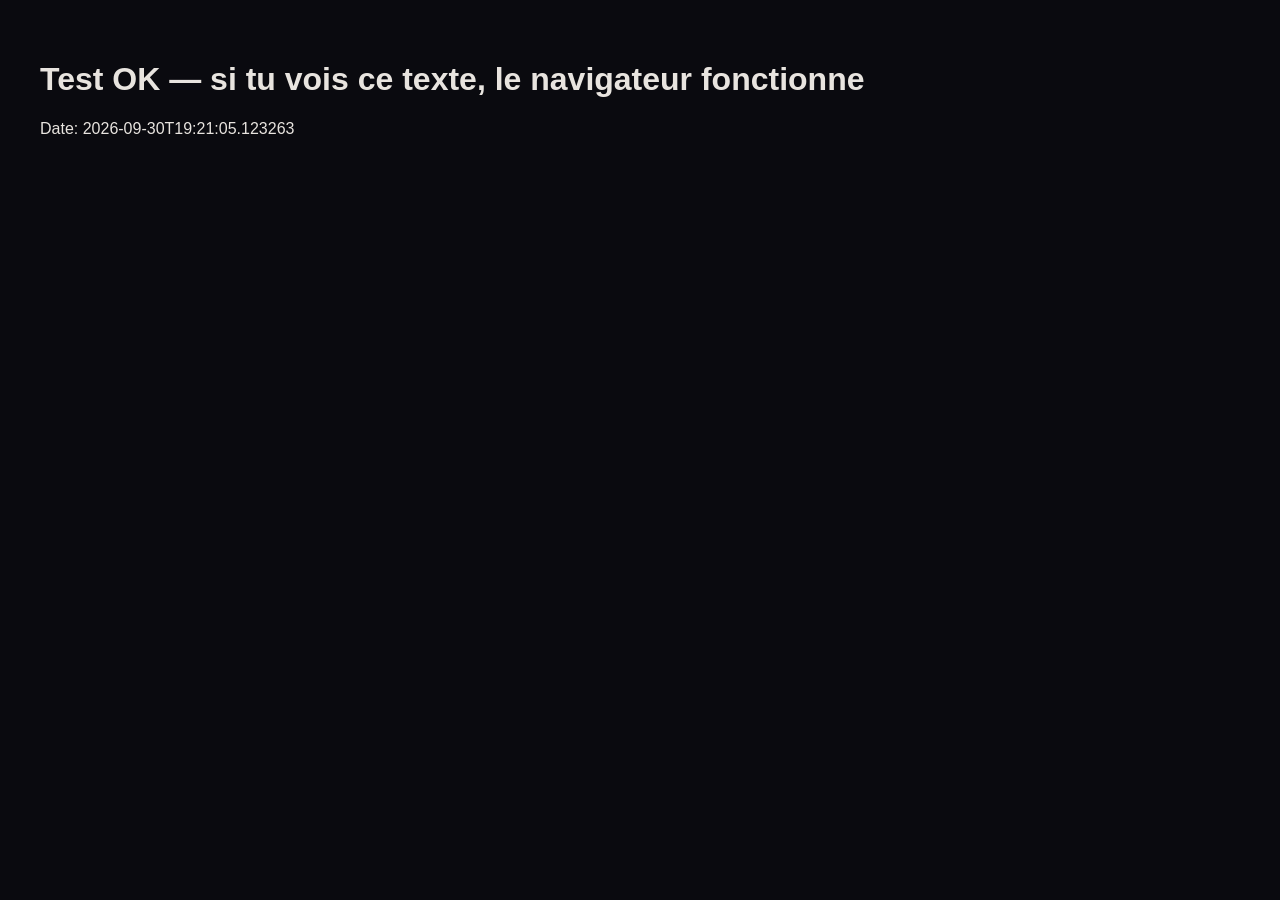
<file: digital360/test.html>
<!DOCTYPE html>
<html lang="fr">
<head>
<meta charset="UTF-8">
<meta name="viewport" content="width=device-width, initial-scale=1.0">
<title>Test</title>
<style>
body { background: #0a0a0f; color: #e8e4df; font-family: sans-serif; padding: 2rem; }
h1 { font-size: 2rem; }
</style>
</head>
<body>
<h1>Test OK — si tu vois ce texte, le navigateur fonctionne</h1>
<p>Date: 2026-09-30T19:21:05.123263</p>
</body>
</html>
</file>
<file: css/atelier-tic.css>
/* ═══════════════════════════════════════════════════════
   ÇA ME DIT TIC — Atelier Pratique
   Landing Page Styles
   ═══════════════════════════════════════════════════════ */

:root {
    --tic-primary: #1682A5;
    --tic-primary-light: #2aa3c4;
    --tic-primary-dark: #0f6580;
    --tic-bg: #ffffff;
    --tic-bg-alt: #f0f7fa;
    --tic-bg-elevated: #e8f4f8;
    --tic-text: #0d1b2a;
    --tic-text-secondary: #3d5a70;
    --tic-text-muted: #6b8a9e;
    --tic-border: rgba(22, 130, 165, 0.15);
    --tic-border-strong: rgba(22, 130, 165, 0.35);
    --tic-radius-sm: 8px;
    --tic-radius-md: 14px;
    --tic-radius-lg: 20px;
    --tic-radius-full: 100px;
    --tic-shadow: 0 4px 24px rgba(13, 27, 42, 0.06);
    --tic-shadow-lg: 0 12px 48px rgba(13, 27, 42, 0.1);
    --tic-font-body: 'Outfit', sans-serif;
    --tic-font-display: 'Playfair Display', serif;
    --tic-transition: all 0.3s cubic-bezier(0.16, 1, 0.3, 1);
}

*, *::before, *::after { margin: 0; padding: 0; box-sizing: border-box; }
html { scroll-behavior: smooth; font-size: 16px; }
body {
    font-family: var(--tic-font-body);
    background: var(--tic-bg);
    color: var(--tic-text);
    line-height: 1.65;
    overflow-x: hidden;
    -webkit-font-smoothing: antialiased;
}
a { text-decoration: none; color: inherit; }
button { cursor: pointer; border: none; background: none; font-family: inherit; }
img { max-width: 100%; display: block; }
input, select, textarea { font-family: var(--tic-font-body); font-size: 15px; }

/* ── Layout ── */
.tic-container { max-width: 1120px; margin: 0 auto; padding: 0 6vw; }
.tic-container-sm { max-width: 760px; margin: 0 auto; padding: 0 6vw; }
.tic-section { padding: 10vh 0; }
.tic-section-alt { background: var(--tic-bg-alt); }

/* ── Typography ── */
.tic-label {
    font-size: 11px; letter-spacing: 0.2em; text-transform: uppercase;
    color: var(--tic-primary); font-weight: 600; margin-bottom: 1rem;
    display: block;
}
.tic-section-title {
    font-family: var(--tic-font-display);
    font-size: clamp(1.8rem, 4vw, 3rem);
    font-weight: 400; line-height: 1.15; letter-spacing: -0.01em;
    color: var(--tic-text); margin-bottom: 1.25rem;
}
.tic-section-title em { font-style: italic; color: var(--tic-primary); }
.tic-section-sub {
    font-size: 16px; color: var(--tic-text-secondary); line-height: 1.75;
    max-width: 560px;
}

/* ── Buttons ── */
.tic-btn {
    display: inline-flex; align-items: center; justify-content: center; gap: 8px;
    padding: 16px 36px; border-radius: var(--tic-radius-full);
    font-size: 13px; font-weight: 600; letter-spacing: 0.08em; text-transform: uppercase;
    transition: var(--tic-transition);
}
.tic-btn-primary {
    background: var(--tic-primary); color: #fff;
    box-shadow: 0 4px 16px rgba(22, 130, 165, 0.25);
}
.tic-btn-primary:hover {
    background: var(--tic-primary-dark); transform: translateY(-2px);
    box-shadow: 0 8px 28px rgba(22, 130, 165, 0.35);
}
.tic-btn-outline {
    border: 1.5px solid var(--tic-border-strong); color: var(--tic-primary);
    background: transparent;
}
.tic-btn-outline:hover {
    border-color: var(--tic-primary); background: rgba(22, 130, 165, 0.04);
}
.tic-btn-lg { padding: 20px 44px; font-size: 14px; }
.tic-btn-block { width: 100%; }
.tic-btn:disabled { opacity: 0.45; cursor: not-allowed; transform: none !important; }

/* ── Nav ── */
.tic-nav {
    position: fixed; top: 0; width: 100%; z-index: 200;
    padding: 0 6vw; height: 72px;
    display: flex; justify-content: space-between; align-items: center;
    background: rgba(255,255,255,0.92);
    backdrop-filter: blur(16px);
    border-bottom: 1px solid var(--tic-border);
    transition: var(--tic-transition);
}
.tic-nav.scrolled { box-shadow: var(--tic-shadow); }
.tic-nav-logo {
    font-size: 16px; font-weight: 700; color: var(--tic-text);
    display: flex; flex-direction: column; line-height: 1.15;
}
.tic-nav-logo span { font-size: 10px; font-weight: 400; color: var(--tic-text-muted); letter-spacing: 0.12em; text-transform: uppercase; margin-top: 2px; }
.tic-nav-logo strong { color: var(--tic-primary); }
.tic-nav-links { display: flex; gap: 2rem; list-style: none; align-items: center; }
.tic-nav-links a { font-size: 14px; color: var(--tic-text-secondary); transition: color 0.2s; }
.tic-nav-links a:hover { color: var(--tic-primary); }
.tic-nav-cta { padding: 10px 24px !important; font-size: 12px !important; }
.tic-menu-toggle {
    display: none; width: 40px; height: 40px;
    border: 1px solid var(--tic-border); border-radius: var(--tic-radius-sm);
    align-items: center; justify-content: center; font-size: 18px; color: var(--tic-text);
}
.tic-mobile-menu {
    position: fixed; inset: 0; background: var(--tic-bg);
    z-index: 199; display: flex; flex-direction: column;
    align-items: center; justify-content: center; gap: 2rem;
    opacity: 0; pointer-events: none; transition: opacity 0.4s;
}
.tic-mobile-menu.open { opacity: 1; pointer-events: all; }
.tic-mobile-menu a {
    font-family: var(--tic-font-display);
    font-size: clamp(1.6rem, 5vw, 2.2rem); color: var(--tic-text);
}
.tic-mobile-menu a:hover { color: var(--tic-primary); }
.tic-mobile-close {
    position: absolute; top: 1.5rem; right: 1.5rem;
    width: 40px; height: 40px; border-radius: 50%;
    border: 1px solid var(--tic-border); font-size: 18px; color: var(--tic-text-muted);
}

/* ── Hero ── */
.tic-hero {
    min-height: 100vh; display: flex; align-items: center;
    padding: 120px 0 80px; position: relative; overflow: hidden;
    background: var(--tic-bg);
}
.tic-hero::before {
    content: ''; position: absolute; inset: 0;
    background:
        radial-gradient(ellipse 50% 50% at 80% 30%, rgba(22,130,165,0.06) 0%, transparent 60%),
        radial-gradient(ellipse 40% 40% at 10% 70%, rgba(22,130,165,0.04) 0%, transparent 50%);
    pointer-events: none;
}
.tic-hero-inner {
    display: grid; grid-template-columns: 1fr 1fr; gap: 4rem;
    align-items: center; position: relative; z-index: 1;
}
.tic-hero-badge {
    display: inline-flex; align-items: center; gap: 8px;
    border: 1px solid var(--tic-border-strong); border-radius: var(--tic-radius-full);
    padding: 8px 18px; font-size: 11px; letter-spacing: 0.18em;
    text-transform: uppercase; color: var(--tic-primary); font-weight: 600;
    background: rgba(22,130,165,0.04); margin-bottom: 2rem;
    width: fit-content;
}
.tic-hero-badge .dot {
    width: 6px; height: 6px; background: var(--tic-primary); border-radius: 50%;
    animation: tic-pulse 2s ease-in-out infinite;
}
@keyframes tic-pulse { 0%,100%{opacity:1;transform:scale(1)} 50%{opacity:0.4;transform:scale(0.7)} }
.tic-hero h1 {
    font-family: var(--tic-font-display);
    font-size: clamp(2.2rem, 4.5vw, 3.8rem);
    font-weight: 400; line-height: 1.1; letter-spacing: -0.02em;
    margin-bottom: 1.5rem;
}
.tic-hero h1 em { font-style: italic; color: var(--tic-primary); }
.tic-hero-desc {
    font-size: 1.05rem; color: var(--tic-text-secondary);
    line-height: 1.75; margin-bottom: 2.5rem; max-width: 480px;
}
.tic-hero-info {
    display: flex; flex-wrap: wrap; gap: 1.5rem; margin-bottom: 2.5rem;
    padding: 1.25rem 1.5rem; background: var(--tic-bg-alt);
    border: 1px solid var(--tic-border); border-radius: var(--tic-radius-md);
}
.tic-hero-info-item { display: flex; flex-direction: column; gap: 2px; }
.tic-hero-info-label { font-size: 10px; letter-spacing: 0.15em; text-transform: uppercase; color: var(--tic-text-muted); font-weight: 600; }
.tic-hero-info-value { font-size: 14px; color: var(--tic-text); font-weight: 500; }
.tic-hero-info-value.price { color: var(--tic-primary); font-weight: 700; font-size: 1.1rem; }
.tic-hero-actions { display: flex; gap: 1rem; flex-wrap: wrap; }
.tic-hero-visual {
    position: relative; display: flex; align-items: center; justify-content: center;
}
.tic-hero-image-wrapper {
    width: 100%; max-width: 460px; aspect-ratio: 4/3;
    background: var(--tic-bg-alt);
    border: 1px solid var(--tic-border); border-radius: var(--tic-radius-lg);
    overflow: hidden; position: relative;
    display: flex; align-items: center; justify-content: center;
}
.tic-hero-image-placeholder {
    text-align: center; padding: 2rem;
}
.tic-hero-image-placeholder .icon { font-size: 4rem; margin-bottom: 1rem; opacity: 0.6; }
.tic-hero-image-placeholder p { font-size: 13px; color: var(--tic-text-muted); }
.tic-hero-float-card {
    position: absolute; bottom: -20px; left: -30px;
    background: #fff; border: 1px solid var(--tic-border);
    border-radius: var(--tic-radius-md); padding: 1rem 1.25rem;
    box-shadow: var(--tic-shadow-lg); display: flex; align-items: center; gap: 0.75rem;
}
.tic-hero-float-card .icon { font-size: 1.5rem; }
.tic-hero-float-card .text { font-size: 12px; color: var(--tic-text-secondary); }
.tic-hero-float-card .text strong { display: block; font-size: 14px; color: var(--tic-text); }

/* ── Problem Section ── */
.tic-problem { padding: 10vh 0; }
.tic-problem-grid {
    display: grid; grid-template-columns: repeat(auto-fit, minmax(240px, 1fr));
    gap: 1.25rem; margin-top: 4rem;
}
.tic-problem-card {
    background: var(--tic-bg); border: 1px solid var(--tic-border);
    border-radius: var(--tic-radius-md); padding: 1.75rem;
    transition: var(--tic-transition);
}
.tic-problem-card:hover { border-color: var(--tic-border-strong); transform: translateY(-2px); box-shadow: var(--tic-shadow); }
.tic-problem-icon {
    width: 44px; height: 44px; border-radius: var(--tic-radius-sm);
    background: rgba(22,130,165,0.08); display: flex; align-items: center;
    justify-content: center; font-size: 1.2rem; margin-bottom: 1.25rem;
}
.tic-problem-card h3 { font-size: 1rem; font-weight: 600; margin-bottom: 0.5rem; color: var(--tic-text); }
.tic-problem-card p { font-size: 14px; color: var(--tic-text-secondary); line-height: 1.65; }

/* ── Promise Section ── */
.tic-promise { padding: 10vh 0; background: var(--tic-bg-alt); }
.tic-promise-grid {
    display: grid; grid-template-columns: repeat(auto-fit, minmax(300px, 1fr));
    gap: 1.25rem; margin-top: 4rem;
}
.tic-promise-item {
    background: #fff; border: 1px solid var(--tic-border);
    border-radius: var(--tic-radius-md); padding: 1.5rem 1.75rem;
    display: flex; gap: 1.25rem; align-items: flex-start;
    transition: var(--tic-transition);
}
.tic-promise-item:hover { border-color: var(--tic-border-strong); box-shadow: var(--tic-shadow); }
.tic-promise-num {
    font-family: var(--tic-font-display); font-size: 1.5rem; font-weight: 700;
    color: var(--tic-primary); opacity: 0.3; line-height: 1; flex-shrink: 0;
    width: 36px;
}
.tic-promise-item h3 { font-size: 0.95rem; font-weight: 600; margin-bottom: 0.35rem; color: var(--tic-text); }
.tic-promise-item p { font-size: 13.5px; color: var(--tic-text-secondary); line-height: 1.6; }
.tic-disclaimer {
    margin-top: 2rem; padding: 1rem 1.25rem; background: rgba(22,130,165,0.04);
    border: 1px solid var(--tic-border); border-radius: var(--tic-radius-sm);
    font-size: 13px; color: var(--tic-text-muted); line-height: 1.6;
}

/* ── Program Section ── */
.tic-program { padding: 10vh 0; }
.tic-timeline { margin-top: 4rem; max-width: 680px; margin-left: auto; margin-right: auto; }
.tic-timeline-item {
    display: flex; gap: 1.5rem; padding: 1.25rem 0;
    border-bottom: 1px solid var(--tic-border);
}
.tic-timeline-item:last-child { border-bottom: none; }
.tic-timeline-time {
    flex-shrink: 0; width: 130px; font-size: 13px; font-weight: 600;
    color: var(--tic-primary); padding-top: 2px;
}
.tic-timeline-content h3 { font-size: 0.95rem; font-weight: 600; color: var(--tic-text); margin-bottom: 0.25rem; }
.tic-timeline-content p { font-size: 13.5px; color: var(--tic-text-secondary); line-height: 1.55; }
.tic-timeline-break {
    display: flex; align-items: center; gap: 1rem; padding: 1rem 0;
    color: var(--tic-text-muted); font-size: 13px; font-style: italic;
}
.tic-timeline-break::before, .tic-timeline-break::after {
    content: ''; flex: 1; height: 1px; background: var(--tic-border);
}

/* ── Tools Section ── */
.tic-tools { padding: 8vh 0; background: var(--tic-bg-alt); }
.tic-tools-grid {
    display: flex; flex-wrap: wrap; gap: 1rem; margin-top: 3rem; justify-content: center;
}
.tic-tool-tag {
    background: #fff; border: 1px solid var(--tic-border);
    border-radius: var(--tic-radius-full); padding: 12px 24px;
    font-size: 14px; font-weight: 500; color: var(--tic-text-secondary);
    display: flex; align-items: center; gap: 8px;
}
.tic-tool-tag .dot { width: 8px; height: 8px; border-radius: 50%; background: var(--tic-primary); }

/* ── Audience Section ── */
.tic-audience { padding: 10vh 0; }
.tic-audience-grid {
    display: grid; grid-template-columns: repeat(auto-fit, minmax(180px, 1fr));
    gap: 1rem; margin-top: 4rem;
}
.tic-audience-card {
    background: var(--tic-bg); border: 1px solid var(--tic-border);
    border-radius: var(--tic-radius-md); padding: 1.5rem;
    text-align: center; transition: var(--tic-transition);
}
.tic-audience-card:hover { border-color: var(--tic-border-strong); transform: translateY(-2px); box-shadow: var(--tic-shadow); }
.tic-audience-icon { font-size: 1.75rem; margin-bottom: 0.75rem; }
.tic-audience-card h3 { font-size: 0.9rem; font-weight: 600; color: var(--tic-text); }
.tic-audience-note {
    margin-top: 2.5rem; text-align: center; padding: 1rem 1.5rem;
    background: rgba(22,130,165,0.04); border: 1px solid var(--tic-border);
    border-radius: var(--tic-radius-md); font-size: 14px; color: var(--tic-text-secondary);
}

/* ── Included Section ── */
.tic-included { padding: 10vh 0; background: var(--tic-bg-alt); }
.tic-included-grid {
    display: grid; grid-template-columns: repeat(auto-fit, minmax(220px, 1fr));
    gap: 1.25rem; margin-top: 3rem; max-width: 800px;
}
.tic-included-item {
    background: #fff; border: 1px solid var(--tic-border);
    border-radius: var(--tic-radius-md); padding: 1.5rem;
    display: flex; align-items: flex-start; gap: 1rem;
}
.tic-included-check {
    width: 24px; height: 24px; border-radius: 50%;
    background: rgba(22,130,165,0.1); display: flex; align-items: center;
    justify-content: center; flex-shrink: 0; color: var(--tic-primary); font-size: 13px;
}
.tic-included-item p { font-size: 14px; color: var(--tic-text-secondary); line-height: 1.55; }

/* ── FAQ Section ── */
.tic-faq { padding: 10vh 0; }
.tic-faq-list { max-width: 720px; margin: 3rem auto 0; }
.tic-faq-item { border-bottom: 1px solid var(--tic-border); }
.tic-faq-question {
    width: 100%; text-align: left; padding: 1.5rem 0;
    font-size: 15px; font-weight: 600; color: var(--tic-text);
    display: flex; justify-content: space-between; align-items: center;
    gap: 1rem; transition: color 0.2s;
}
.tic-faq-question:hover { color: var(--tic-primary); }
.tic-faq-arrow {
    font-size: 18px; color: var(--tic-text-muted); transition: transform 0.3s;
    flex-shrink: 0;
}
.tic-faq-item.open .tic-faq-arrow { transform: rotate(45deg); }
.tic-faq-answer {
    max-height: 0; overflow: hidden; transition: max-height 0.4s cubic-bezier(0.16,1,0.3,1), padding 0.3s;
}
.tic-faq-item.open .tic-faq-answer { max-height: 300px; }
.tic-faq-answer-inner {
    padding: 0 0 1.5rem; font-size: 14px; color: var(--tic-text-secondary); line-height: 1.75;
}

/* ── CTA Final ── */
.tic-cta-final {
    padding: 12vh 0; text-align: center; position: relative; overflow: hidden;
    background: var(--tic-text); color: #fff;
}
.tic-cta-final::before {
    content: ''; position: absolute; inset: 0;
    background: radial-gradient(ellipse 50% 50% at 50% 50%, rgba(22,130,165,0.2) 0%, transparent 70%);
}
.tic-cta-final .tic-label { color: var(--tic-primary-light); }
.tic-cta-final .tic-section-title { color: #fff; }
.tic-cta-final .tic-section-title em { color: var(--tic-primary-light); }
.tic-cta-final .tic-section-sub { color: rgba(255,255,255,0.6); margin: 0 auto 3rem; }
.tic-cta-details {
    display: flex; gap: 2rem; justify-content: center; flex-wrap: wrap;
    margin-bottom: 3rem; position: relative;
}
.tic-cta-detail { text-align: center; }
.tic-cta-detail-value { font-family: var(--tic-font-display); font-size: 1.5rem; font-weight: 700; color: #fff; }
.tic-cta-detail-label { font-size: 11px; letter-spacing: 0.15em; text-transform: uppercase; color: rgba(255,255,255,0.4); margin-top: 4px; }

/* ── Form Section ── */
.tic-form-section { padding: 10vh 0; background: var(--tic-bg-alt); }
.tic-form-wrapper {
    max-width: 560px; margin: 3rem auto 0;
    background: #fff; border: 1px solid var(--tic-border);
    border-radius: var(--tic-radius-lg); padding: 2.5rem;
    box-shadow: var(--tic-shadow);
}
.tic-form-group { margin-bottom: 1.25rem; }
.tic-form-label {
    display: block; font-size: 12px; font-weight: 600;
    letter-spacing: 0.08em; text-transform: uppercase;
    color: var(--tic-text-secondary); margin-bottom: 0.5rem;
}
.tic-form-label .required { color: var(--tic-primary); }
.tic-form-input {
    width: 100%; background: var(--tic-bg-alt);
    border: 1.5px solid var(--tic-border); border-radius: var(--tic-radius-sm);
    padding: 14px 16px; color: var(--tic-text);
    transition: var(--tic-transition); outline: none;
}
.tic-form-input:focus { border-color: var(--tic-primary); background: #fff; }
.tic-form-input.error { border-color: #e74c3c; }
.tic-form-input::placeholder { color: var(--tic-text-muted); }
.tic-form-select {
    appearance: none; background-image: url("data:image/svg+xml,%3Csvg xmlns='http://www.w3.org/2000/svg' width='12' height='12' viewBox='0 0 24 24' fill='none' stroke='%236b8a9e' stroke-width='2'%3E%3Cpolyline points='6 9 12 15 18 9'/%3E%3C/svg%3E");
    background-repeat: no-repeat; background-position: right 14px center; padding-right: 40px;
}
.tic-form-error { font-size: 12px; color: #e74c3c; margin-top: 4px; display: none; }
.tic-form-error.show { display: block; }
.tic-form-checkbox-group { display: flex; align-items: flex-start; gap: 0.75rem; margin-top: 0.5rem; }
.tic-form-checkbox { width: 18px; height: 18px; accent-color: var(--tic-primary); flex-shrink: 0; margin-top: 2px; }
.tic-form-checkbox-label { font-size: 13px; color: var(--tic-text-secondary); line-height: 1.55; }
.tic-form-checkbox-label a { color: var(--tic-primary); text-decoration: underline; }
.tic-form-submit { margin-top: 1.5rem; }
.tic-form-loading {
    display: none; align-items: center; justify-content: center; gap: 8px;
}
.tic-form-loading.show { display: flex; }
.tic-spinner {
    width: 18px; height: 18px; border: 2px solid rgba(22,130,165,0.2);
    border-top-color: var(--tic-primary); border-radius: 50%;
    animation: tic-spin 0.8s linear infinite;
}
@keyframes tic-spin { to { transform: rotate(360deg); } }
.tic-form-success {
    display: none; text-align: center; padding: 2rem 1rem;
}
.tic-form-success.show { display: block; }
.tic-form-success .icon { font-size: 3rem; margin-bottom: 1rem; }
.tic-form-success h3 { font-family: var(--tic-font-display); font-size: 1.5rem; margin-bottom: 0.75rem; color: var(--tic-text); }
.tic-form-success p { font-size: 14px; color: var(--tic-text-secondary); line-height: 1.7; margin-bottom: 1rem; }
.tic-form-success .alert-box {
    background: rgba(22,130,165,0.06); border: 1px solid var(--tic-border-strong);
    border-radius: var(--tic-radius-sm); padding: 1rem 1.25rem;
    font-size: 13px; color: var(--tic-text-secondary); text-align: left;
}
.tic-form-alert {
    display: none; padding: 1rem 1.25rem; border-radius: var(--tic-radius-sm);
    font-size: 13px; margin-bottom: 1.25rem;
}
.tic-form-alert.show { display: block; }
.tic-form-alert-error { background: rgba(231,76,60,0.06); border: 1px solid rgba(231,76,60,0.2); color: #c0392b; }
.tic-form-alert-info { background: rgba(22,130,165,0.06); border: 1px solid var(--tic-border-strong); color: var(--tic-primary-dark); }

/* ── Footer ── */
.tic-footer {
    padding: 4rem 0 2rem; border-top: 1px solid var(--tic-border);
    background: var(--tic-bg);
}
.tic-footer-top {
    display: flex; justify-content: space-between; align-items: flex-start;
    gap: 2rem; margin-bottom: 3rem; flex-wrap: wrap;
}
.tic-footer-brand { max-width: 280px; }
.tic-footer-brand .logo { font-size: 18px; font-weight: 700; margin-bottom: 0.75rem; display: block; }
.tic-footer-brand .logo strong { color: var(--tic-primary); }
.tic-footer-brand p { font-size: 13px; color: var(--tic-text-muted); line-height: 1.65; }
.tic-footer-links { display: flex; gap: 3rem; }
.tic-footer-col h4 { font-size: 11px; letter-spacing: 0.15em; text-transform: uppercase; color: var(--tic-text-muted); margin-bottom: 1rem; }
.tic-footer-col ul { list-style: none; }
.tic-footer-col li { margin-bottom: 0.5rem; }
.tic-footer-col a { font-size: 13px; color: var(--tic-text-secondary); transition: color 0.2s; }
.tic-footer-col a:hover { color: var(--tic-primary); }
.tic-footer-bottom {
    border-top: 1px solid var(--tic-border); padding-top: 1.5rem;
    display: flex; justify-content: space-between; align-items: center;
    font-size: 12px; color: var(--tic-text-muted); flex-wrap: wrap; gap: 1rem;
}

/* ── Mobile CTA bar ── */
.tic-mobile-cta {
    display: none; position: fixed; bottom: 0; left: 0; right: 0;
    background: rgba(255,255,255,0.95); backdrop-filter: blur(12px);
    border-top: 1px solid var(--tic-border); padding: 12px 6vw;
    z-index: 150; align-items: center; justify-content: space-between; gap: 1rem;
}
.tic-mobile-cta-price { font-size: 13px; }
.tic-mobile-cta-price strong { font-size: 1.1rem; color: var(--tic-primary); }
.tic-mobile-cta .tic-btn { padding: 12px 24px; font-size: 12px; }

/* ── Reveal animations ── */
.tic-reveal { opacity: 0; transform: translateY(30px); transition: all 0.7s cubic-bezier(0.16,1,0.3,1); }
.tic-reveal.active { opacity: 1; transform: translateY(0); }
.tic-delay-1 { transition-delay: 0.1s; }
.tic-delay-2 { transition-delay: 0.2s; }
.tic-delay-3 { transition-delay: 0.3s; }
.tic-delay-4 { transition-delay: 0.4s; }

/* ── Responsive ── */
@media (max-width: 1024px) {
    .tic-hero-inner { grid-template-columns: 1fr; text-align: center; }
    .tic-hero-badge { margin: 0 auto 2rem; }
    .tic-hero-desc { margin: 0 auto 2.5rem; }
    .tic-hero-info { justify-content: center; }
    .tic-hero-actions { justify-content: center; }
    .tic-hero-visual { order: -1; max-width: 400px; margin: 0 auto; }
    .tic-hero-float-card { left: 50%; transform: translateX(-50%); bottom: -10px; }
}
@media (max-width: 768px) {
    .tic-nav-links { display: none; }
    .tic-menu-toggle { display: flex; }
    .tic-section { padding: 8vh 0; }
    .tic-hero { padding: 100px 0 60px; }
    .tic-hero h1 { font-size: clamp(1.8rem, 6vw, 2.5rem); }
    .tic-hero-info { flex-direction: column; gap: 1rem; }
    .tic-mobile-cta { display: flex; }
    .tic-footer-top { flex-direction: column; }
    .tic-footer-links { flex-direction: column; gap: 2rem; }
    .tic-footer-bottom { flex-direction: column; text-align: center; }
    .tic-form-wrapper { padding: 1.5rem; }
    .tic-timeline-time { width: 100px; font-size: 12px; }
    body { padding-bottom: 72px; }
}
@media (prefers-reduced-motion: reduce) {
    .tic-reveal { transition: none; opacity: 1; transform: none; }
    .tic-hero-badge .dot { animation: none; opacity: 0.7; }
    html { scroll-behavior: auto; }
}
</file>
